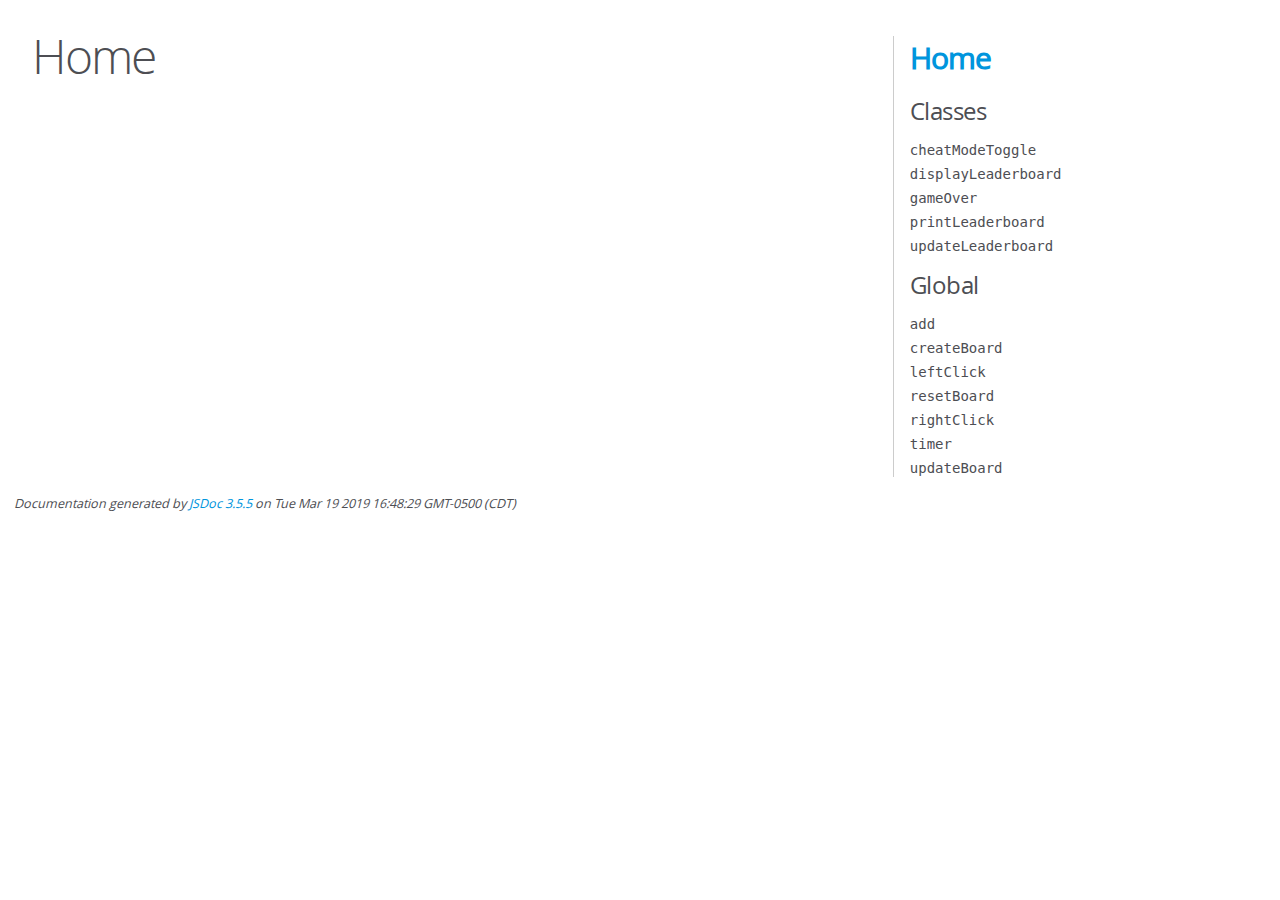
<file: docs/JavaScript Documentation/index.html>
<!DOCTYPE html>
<html lang="en">
<head>
    <meta charset="utf-8">
    <title>JSDoc: Home</title>

    <script src="scripts/prettify/prettify.js"> </script>
    <script src="scripts/prettify/lang-css.js"> </script>
    <!--[if lt IE 9]>
      <script src="//html5shiv.googlecode.com/svn/trunk/html5.js"></script>
    <![endif]-->
    <link type="text/css" rel="stylesheet" href="styles/prettify-tomorrow.css">
    <link type="text/css" rel="stylesheet" href="styles/jsdoc-default.css">
</head>

<body>

<div id="main">

    <h1 class="page-title">Home</h1>

    



    


    <h3> </h3>










    









</div>

<nav>
    <h2><a href="index.html">Home</a></h2><h3>Classes</h3><ul><li><a href="cheatModeToggle.html">cheatModeToggle</a></li><li><a href="displayLeaderboard.html">displayLeaderboard</a></li><li><a href="gameOver.html">gameOver</a></li><li><a href="printLeaderboard.html">printLeaderboard</a></li><li><a href="updateLeaderboard.html">updateLeaderboard</a></li></ul><h3>Global</h3><ul><li><a href="global.html#add">add</a></li><li><a href="global.html#createBoard">createBoard</a></li><li><a href="global.html#leftClick">leftClick</a></li><li><a href="global.html#resetBoard">resetBoard</a></li><li><a href="global.html#rightClick">rightClick</a></li><li><a href="global.html#timer">timer</a></li><li><a href="global.html#updateBoard">updateBoard</a></li></ul>
</nav>

<br class="clear">

<footer>
    Documentation generated by <a href="https://github.com/jsdoc3/jsdoc">JSDoc 3.5.5</a> on Tue Mar 19 2019 16:48:29 GMT-0500 (CDT)
</footer>

<script> prettyPrint(); </script>
<script src="scripts/linenumber.js"> </script>
</body>
</html>
</file>
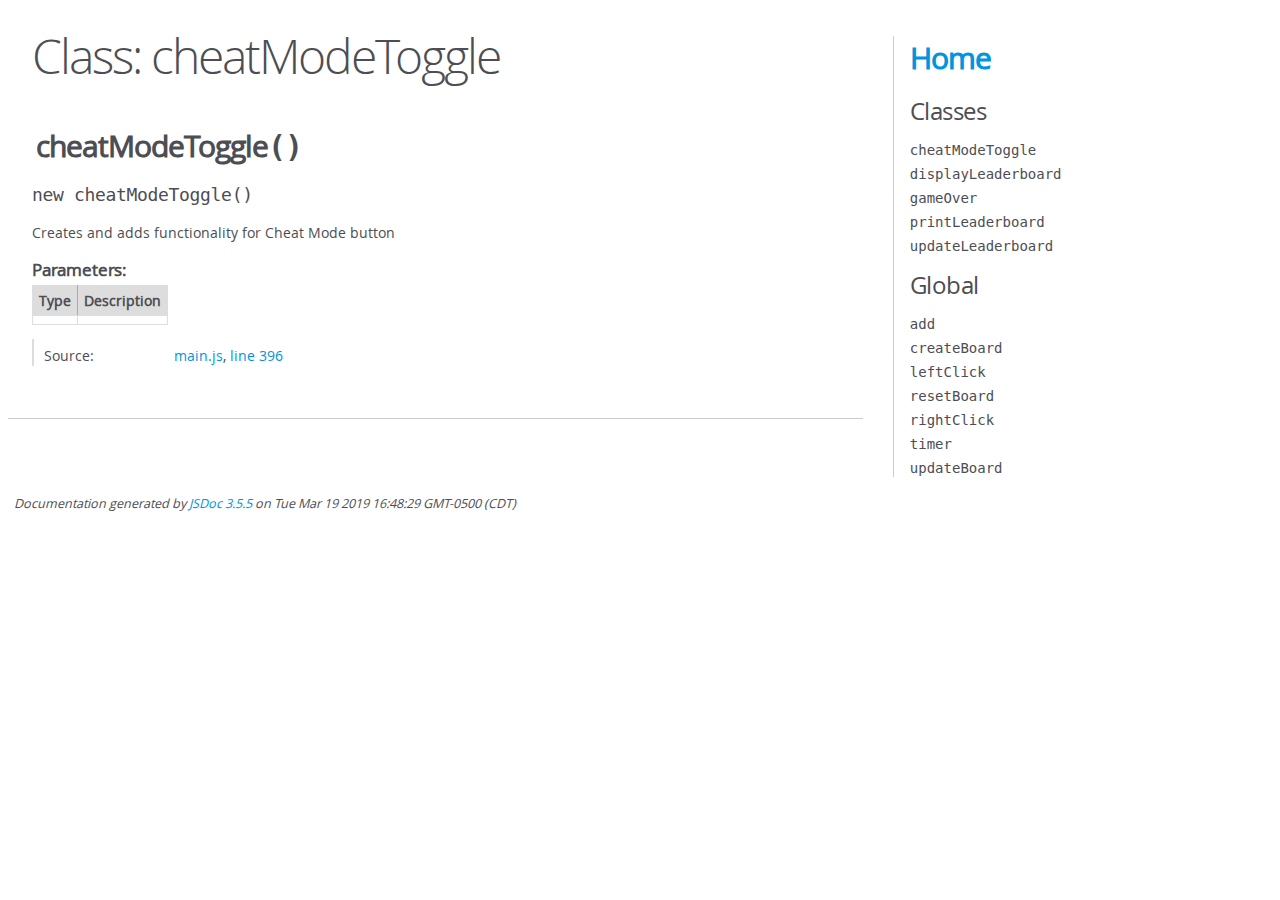
<file: docs/JavaScript Documentation/cheatModeToggle.html>
<!DOCTYPE html>
<html lang="en">
<head>
    <meta charset="utf-8">
    <title>JSDoc: Class: cheatModeToggle</title>

    <script src="scripts/prettify/prettify.js"> </script>
    <script src="scripts/prettify/lang-css.js"> </script>
    <!--[if lt IE 9]>
      <script src="//html5shiv.googlecode.com/svn/trunk/html5.js"></script>
    <![endif]-->
    <link type="text/css" rel="stylesheet" href="styles/prettify-tomorrow.css">
    <link type="text/css" rel="stylesheet" href="styles/jsdoc-default.css">
</head>

<body>

<div id="main">

    <h1 class="page-title">Class: cheatModeToggle</h1>

    




<section>

<header>
    
        <h2><span class="attribs"><span class="type-signature"></span></span>cheatModeToggle<span class="signature">()</span><span class="type-signature"></span></h2>
        
    
</header>

<article>
    <div class="container-overview">
    
        

    

    
    <h4 class="name" id="cheatModeToggle"><span class="type-signature"></span>new cheatModeToggle<span class="signature">()</span><span class="type-signature"></span></h4>
    

    



<div class="description">
    Creates and adds functionality for Cheat Mode button
</div>









    <h5>Parameters:</h5>
    

<table class="params">
    <thead>
    <tr>
        

        <th>Type</th>

        

        

        <th class="last">Description</th>
    </tr>
    </thead>

    <tbody>
    

        <tr>
            

            <td class="type">
            
            </td>

            

            

            <td class="description last"></td>
        </tr>

    
    </tbody>
</table>






<dl class="details">

    

    

    

    

    

    

    

    

    

    

    

    

    
    <dt class="tag-source">Source:</dt>
    <dd class="tag-source"><ul class="dummy"><li>
        <a href="main.js.html">main.js</a>, <a href="main.js.html#line396">line 396</a>
    </li></ul></dd>
    

    

    

    
</dl>


















    
    </div>

    

    

    

    

    

    

    

    

    

    
</article>

</section>




</div>

<nav>
    <h2><a href="index.html">Home</a></h2><h3>Classes</h3><ul><li><a href="cheatModeToggle.html">cheatModeToggle</a></li><li><a href="displayLeaderboard.html">displayLeaderboard</a></li><li><a href="gameOver.html">gameOver</a></li><li><a href="printLeaderboard.html">printLeaderboard</a></li><li><a href="updateLeaderboard.html">updateLeaderboard</a></li></ul><h3>Global</h3><ul><li><a href="global.html#add">add</a></li><li><a href="global.html#createBoard">createBoard</a></li><li><a href="global.html#leftClick">leftClick</a></li><li><a href="global.html#resetBoard">resetBoard</a></li><li><a href="global.html#rightClick">rightClick</a></li><li><a href="global.html#timer">timer</a></li><li><a href="global.html#updateBoard">updateBoard</a></li></ul>
</nav>

<br class="clear">

<footer>
    Documentation generated by <a href="https://github.com/jsdoc3/jsdoc">JSDoc 3.5.5</a> on Tue Mar 19 2019 16:48:29 GMT-0500 (CDT)
</footer>

<script> prettyPrint(); </script>
<script src="scripts/linenumber.js"> </script>
</body>
</html>
</file>
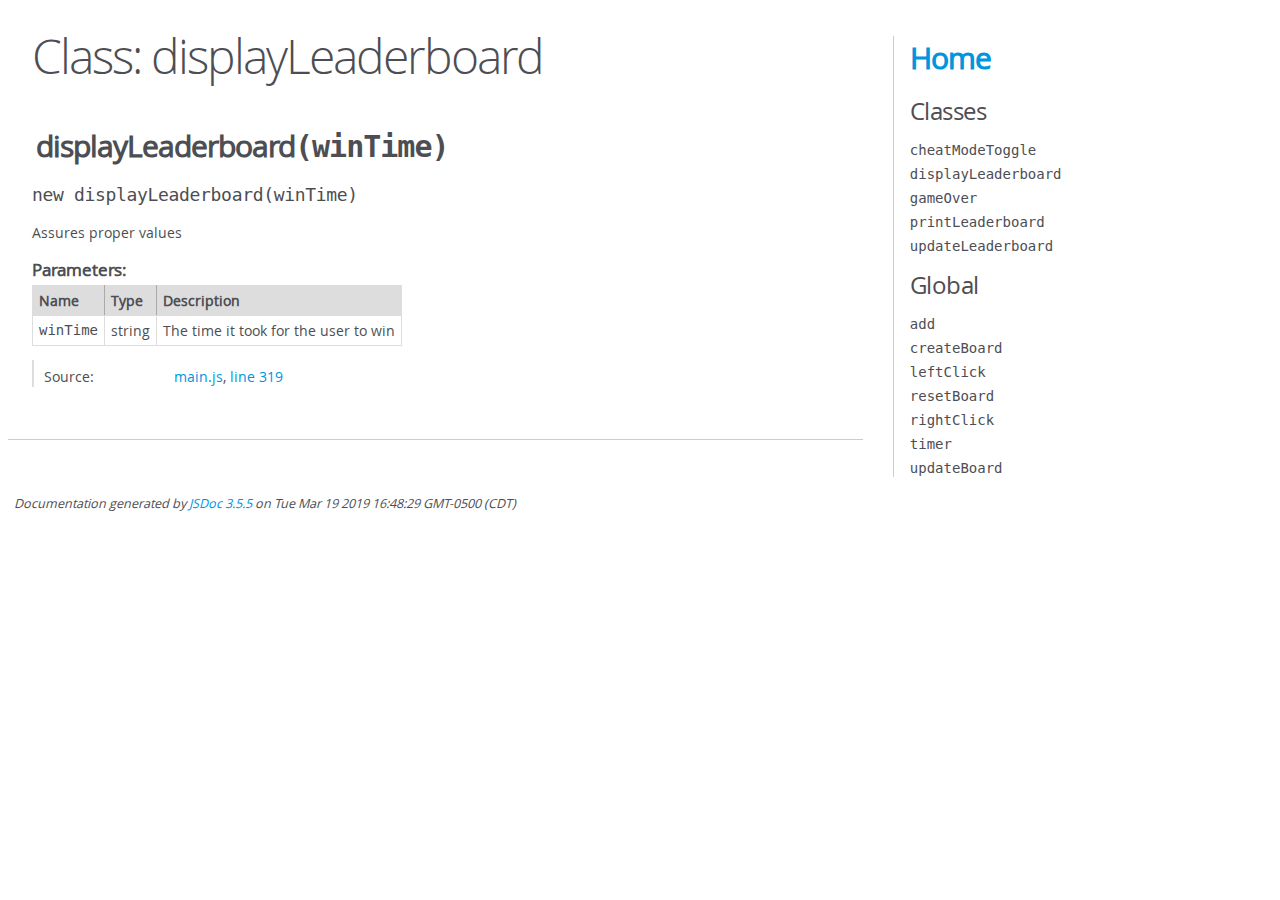
<file: docs/JavaScript Documentation/displayLeaderboard.html>
<!DOCTYPE html>
<html lang="en">
<head>
    <meta charset="utf-8">
    <title>JSDoc: Class: displayLeaderboard</title>

    <script src="scripts/prettify/prettify.js"> </script>
    <script src="scripts/prettify/lang-css.js"> </script>
    <!--[if lt IE 9]>
      <script src="//html5shiv.googlecode.com/svn/trunk/html5.js"></script>
    <![endif]-->
    <link type="text/css" rel="stylesheet" href="styles/prettify-tomorrow.css">
    <link type="text/css" rel="stylesheet" href="styles/jsdoc-default.css">
</head>

<body>

<div id="main">

    <h1 class="page-title">Class: displayLeaderboard</h1>

    




<section>

<header>
    
        <h2><span class="attribs"><span class="type-signature"></span></span>displayLeaderboard<span class="signature">(winTime)</span><span class="type-signature"></span></h2>
        
    
</header>

<article>
    <div class="container-overview">
    
        

    

    
    <h4 class="name" id="displayLeaderboard"><span class="type-signature"></span>new displayLeaderboard<span class="signature">(winTime)</span><span class="type-signature"></span></h4>
    

    



<div class="description">
    Assures proper values
</div>









    <h5>Parameters:</h5>
    

<table class="params">
    <thead>
    <tr>
        
        <th>Name</th>
        

        <th>Type</th>

        

        

        <th class="last">Description</th>
    </tr>
    </thead>

    <tbody>
    

        <tr>
            
                <td class="name"><code>winTime</code></td>
            

            <td class="type">
            
                
<span class="param-type">string</span>


            
            </td>

            

            

            <td class="description last">The time it took for the user to win</td>
        </tr>

    
    </tbody>
</table>






<dl class="details">

    

    

    

    

    

    

    

    

    

    

    

    

    
    <dt class="tag-source">Source:</dt>
    <dd class="tag-source"><ul class="dummy"><li>
        <a href="main.js.html">main.js</a>, <a href="main.js.html#line319">line 319</a>
    </li></ul></dd>
    

    

    

    
</dl>


















    
    </div>

    

    

    

    

    

    

    

    

    

    
</article>

</section>




</div>

<nav>
    <h2><a href="index.html">Home</a></h2><h3>Classes</h3><ul><li><a href="cheatModeToggle.html">cheatModeToggle</a></li><li><a href="displayLeaderboard.html">displayLeaderboard</a></li><li><a href="gameOver.html">gameOver</a></li><li><a href="printLeaderboard.html">printLeaderboard</a></li><li><a href="updateLeaderboard.html">updateLeaderboard</a></li></ul><h3>Global</h3><ul><li><a href="global.html#add">add</a></li><li><a href="global.html#createBoard">createBoard</a></li><li><a href="global.html#leftClick">leftClick</a></li><li><a href="global.html#resetBoard">resetBoard</a></li><li><a href="global.html#rightClick">rightClick</a></li><li><a href="global.html#timer">timer</a></li><li><a href="global.html#updateBoard">updateBoard</a></li></ul>
</nav>

<br class="clear">

<footer>
    Documentation generated by <a href="https://github.com/jsdoc3/jsdoc">JSDoc 3.5.5</a> on Tue Mar 19 2019 16:48:29 GMT-0500 (CDT)
</footer>

<script> prettyPrint(); </script>
<script src="scripts/linenumber.js"> </script>
</body>
</html>
</file>
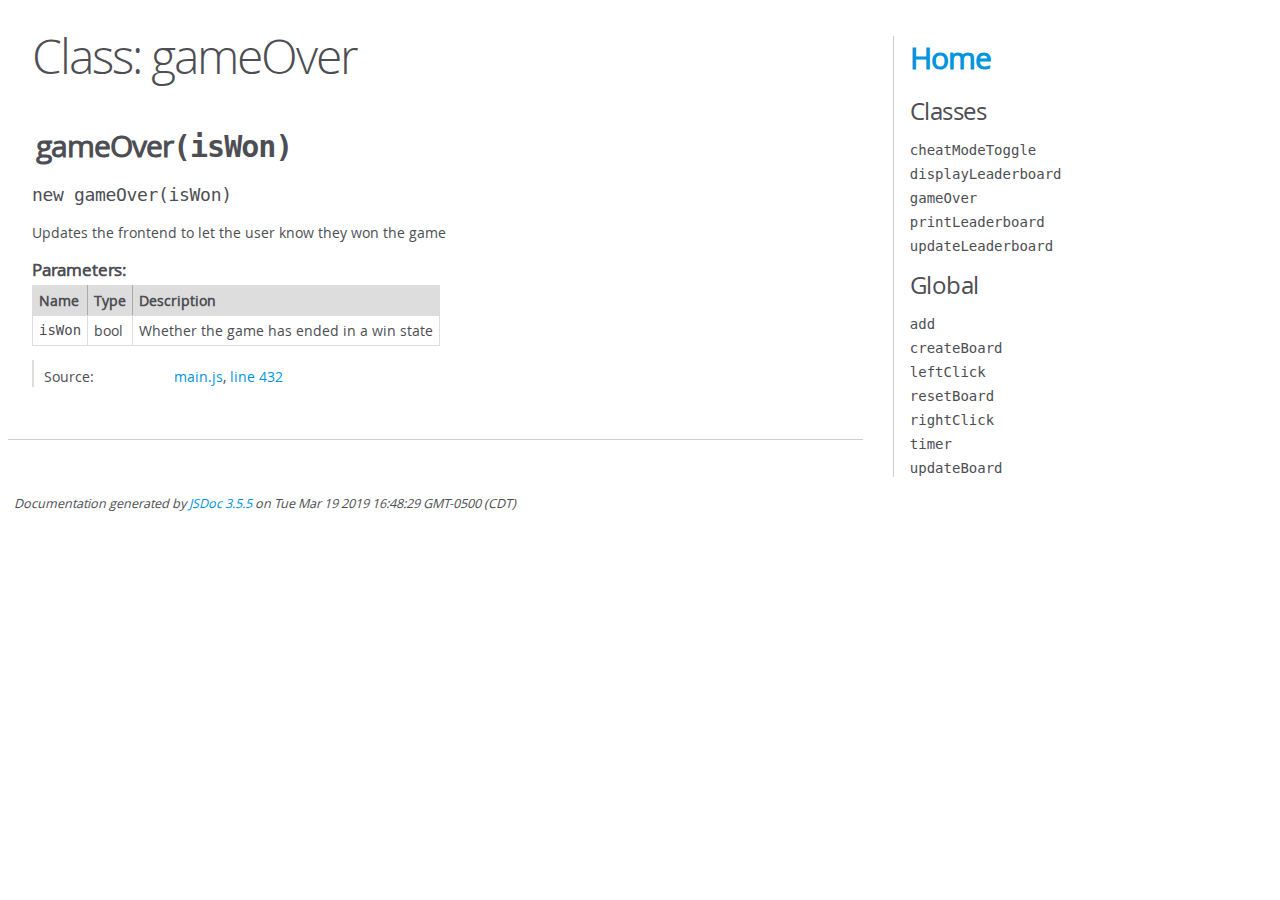
<file: docs/JavaScript Documentation/gameOver.html>
<!DOCTYPE html>
<html lang="en">
<head>
    <meta charset="utf-8">
    <title>JSDoc: Class: gameOver</title>

    <script src="scripts/prettify/prettify.js"> </script>
    <script src="scripts/prettify/lang-css.js"> </script>
    <!--[if lt IE 9]>
      <script src="//html5shiv.googlecode.com/svn/trunk/html5.js"></script>
    <![endif]-->
    <link type="text/css" rel="stylesheet" href="styles/prettify-tomorrow.css">
    <link type="text/css" rel="stylesheet" href="styles/jsdoc-default.css">
</head>

<body>

<div id="main">

    <h1 class="page-title">Class: gameOver</h1>

    




<section>

<header>
    
        <h2><span class="attribs"><span class="type-signature"></span></span>gameOver<span class="signature">(isWon)</span><span class="type-signature"></span></h2>
        
    
</header>

<article>
    <div class="container-overview">
    
        

    

    
    <h4 class="name" id="gameOver"><span class="type-signature"></span>new gameOver<span class="signature">(isWon)</span><span class="type-signature"></span></h4>
    

    



<div class="description">
    Updates the frontend to let the user know they won the game
</div>









    <h5>Parameters:</h5>
    

<table class="params">
    <thead>
    <tr>
        
        <th>Name</th>
        

        <th>Type</th>

        

        

        <th class="last">Description</th>
    </tr>
    </thead>

    <tbody>
    

        <tr>
            
                <td class="name"><code>isWon</code></td>
            

            <td class="type">
            
                
<span class="param-type">bool</span>


            
            </td>

            

            

            <td class="description last">Whether the game has ended in a win state</td>
        </tr>

    
    </tbody>
</table>






<dl class="details">

    

    

    

    

    

    

    

    

    

    

    

    

    
    <dt class="tag-source">Source:</dt>
    <dd class="tag-source"><ul class="dummy"><li>
        <a href="main.js.html">main.js</a>, <a href="main.js.html#line432">line 432</a>
    </li></ul></dd>
    

    

    

    
</dl>


















    
    </div>

    

    

    

    

    

    

    

    

    

    
</article>

</section>




</div>

<nav>
    <h2><a href="index.html">Home</a></h2><h3>Classes</h3><ul><li><a href="cheatModeToggle.html">cheatModeToggle</a></li><li><a href="displayLeaderboard.html">displayLeaderboard</a></li><li><a href="gameOver.html">gameOver</a></li><li><a href="printLeaderboard.html">printLeaderboard</a></li><li><a href="updateLeaderboard.html">updateLeaderboard</a></li></ul><h3>Global</h3><ul><li><a href="global.html#add">add</a></li><li><a href="global.html#createBoard">createBoard</a></li><li><a href="global.html#leftClick">leftClick</a></li><li><a href="global.html#resetBoard">resetBoard</a></li><li><a href="global.html#rightClick">rightClick</a></li><li><a href="global.html#timer">timer</a></li><li><a href="global.html#updateBoard">updateBoard</a></li></ul>
</nav>

<br class="clear">

<footer>
    Documentation generated by <a href="https://github.com/jsdoc3/jsdoc">JSDoc 3.5.5</a> on Tue Mar 19 2019 16:48:29 GMT-0500 (CDT)
</footer>

<script> prettyPrint(); </script>
<script src="scripts/linenumber.js"> </script>
</body>
</html>
</file>
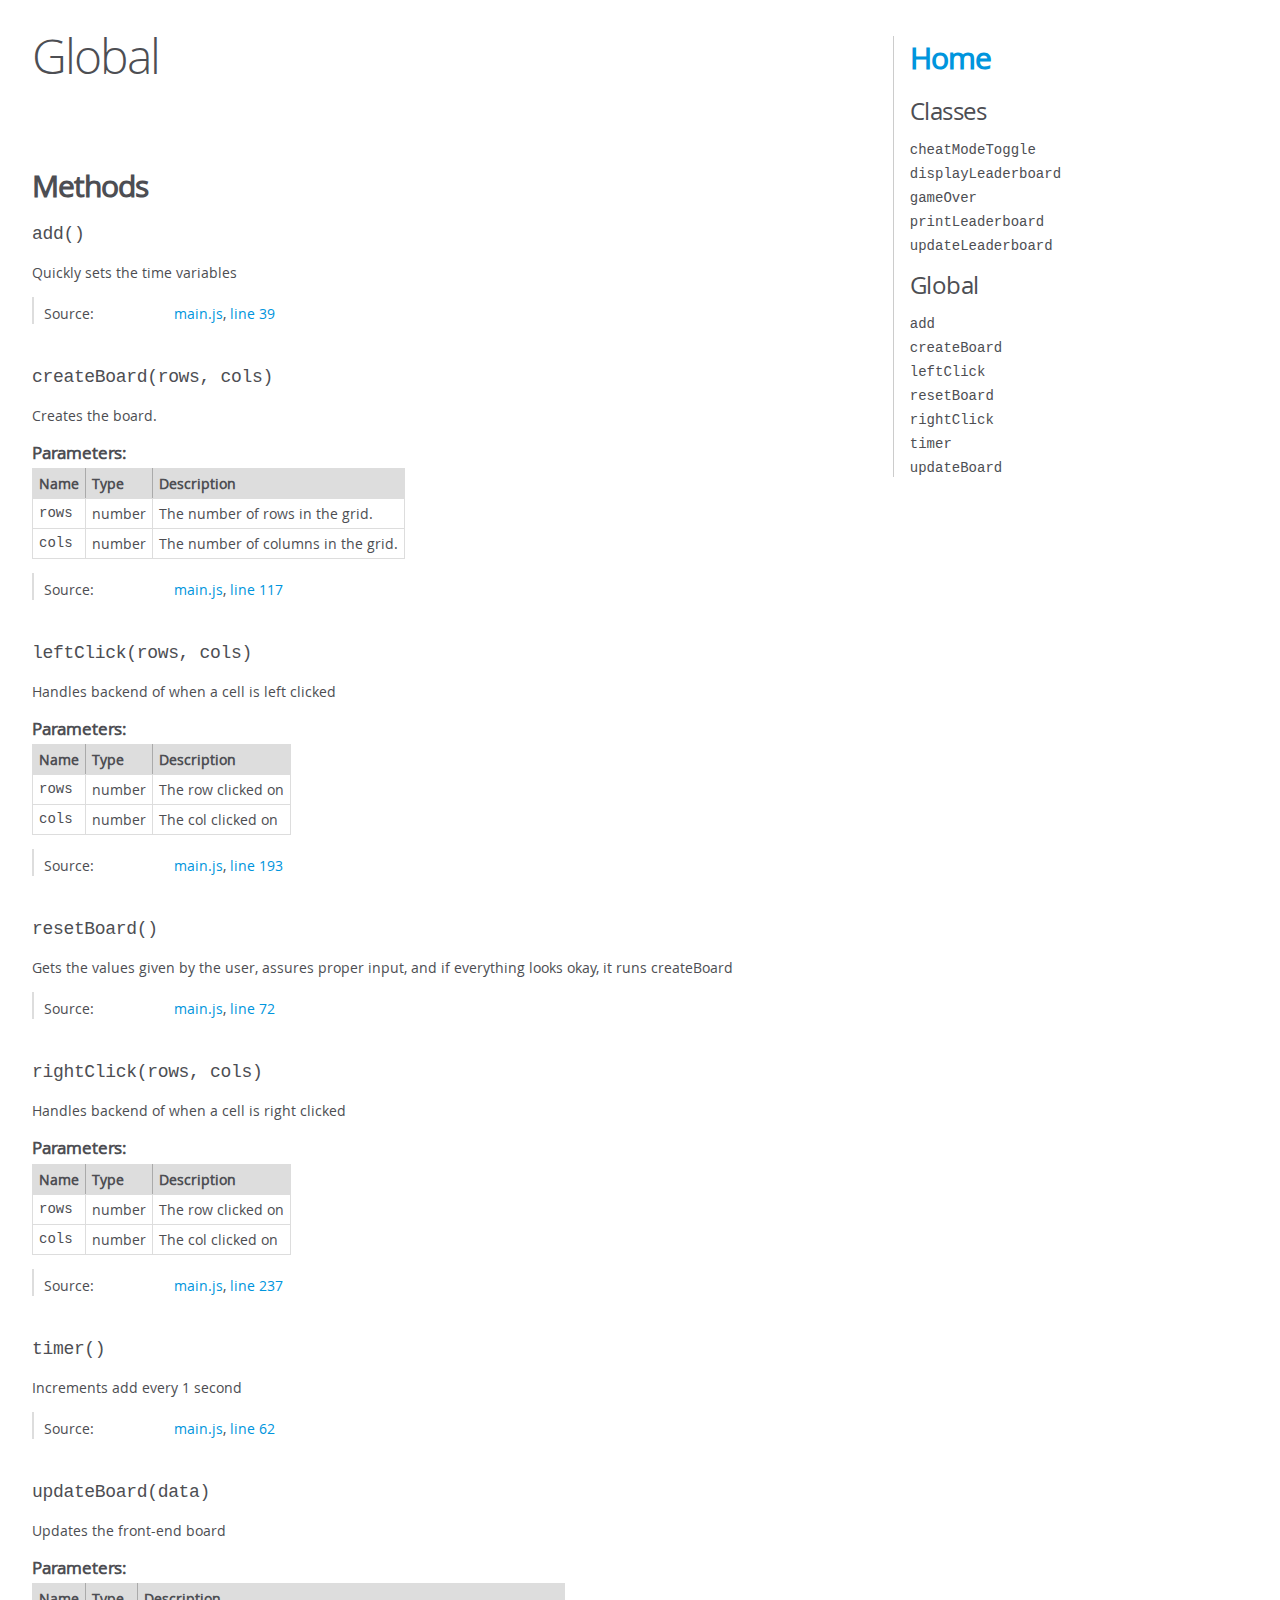
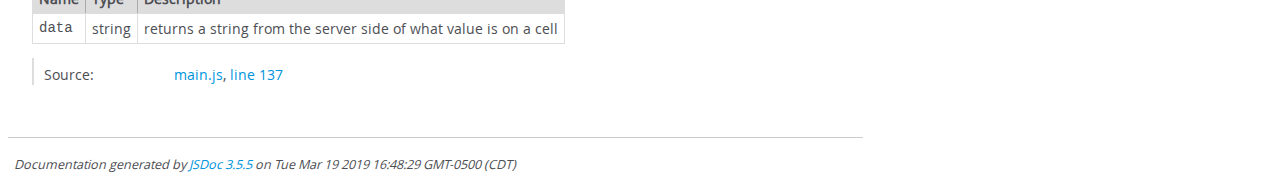
<file: docs/JavaScript Documentation/global.html>
<!DOCTYPE html>
<html lang="en">
<head>
    <meta charset="utf-8">
    <title>JSDoc: Global</title>

    <script src="scripts/prettify/prettify.js"> </script>
    <script src="scripts/prettify/lang-css.js"> </script>
    <!--[if lt IE 9]>
      <script src="//html5shiv.googlecode.com/svn/trunk/html5.js"></script>
    <![endif]-->
    <link type="text/css" rel="stylesheet" href="styles/prettify-tomorrow.css">
    <link type="text/css" rel="stylesheet" href="styles/jsdoc-default.css">
</head>

<body>

<div id="main">

    <h1 class="page-title">Global</h1>

    




<section>

<header>
    
        <h2></h2>
        
    
</header>

<article>
    <div class="container-overview">
    
        

        


<dl class="details">

    

    

    

    

    

    

    

    

    

    

    

    

    

    

    

    
</dl>


        
    
    </div>

    

    

    

    

    

    

    

    
        <h3 class="subsection-title">Methods</h3>

        
            

    

    
    <h4 class="name" id="add"><span class="type-signature"></span>add<span class="signature">()</span><span class="type-signature"></span></h4>
    

    



<div class="description">
    Quickly sets the time variables
</div>













<dl class="details">

    

    

    

    

    

    

    

    

    

    

    

    

    
    <dt class="tag-source">Source:</dt>
    <dd class="tag-source"><ul class="dummy"><li>
        <a href="main.js.html">main.js</a>, <a href="main.js.html#line39">line 39</a>
    </li></ul></dd>
    

    

    

    
</dl>


















        
            

    

    
    <h4 class="name" id="createBoard"><span class="type-signature"></span>createBoard<span class="signature">(rows, cols)</span><span class="type-signature"></span></h4>
    

    



<div class="description">
    Creates the board.
</div>









    <h5>Parameters:</h5>
    

<table class="params">
    <thead>
    <tr>
        
        <th>Name</th>
        

        <th>Type</th>

        

        

        <th class="last">Description</th>
    </tr>
    </thead>

    <tbody>
    

        <tr>
            
                <td class="name"><code>rows</code></td>
            

            <td class="type">
            
                
<span class="param-type">number</span>


            
            </td>

            

            

            <td class="description last">The number of rows in the grid.</td>
        </tr>

    

        <tr>
            
                <td class="name"><code>cols</code></td>
            

            <td class="type">
            
                
<span class="param-type">number</span>


            
            </td>

            

            

            <td class="description last">The number of columns in the grid.</td>
        </tr>

    
    </tbody>
</table>






<dl class="details">

    

    

    

    

    

    

    

    

    

    

    

    

    
    <dt class="tag-source">Source:</dt>
    <dd class="tag-source"><ul class="dummy"><li>
        <a href="main.js.html">main.js</a>, <a href="main.js.html#line117">line 117</a>
    </li></ul></dd>
    

    

    

    
</dl>


















        
            

    

    
    <h4 class="name" id="leftClick"><span class="type-signature"></span>leftClick<span class="signature">(rows, cols)</span><span class="type-signature"></span></h4>
    

    



<div class="description">
    Handles backend of when a cell is left clicked
</div>









    <h5>Parameters:</h5>
    

<table class="params">
    <thead>
    <tr>
        
        <th>Name</th>
        

        <th>Type</th>

        

        

        <th class="last">Description</th>
    </tr>
    </thead>

    <tbody>
    

        <tr>
            
                <td class="name"><code>rows</code></td>
            

            <td class="type">
            
                
<span class="param-type">number</span>


            
            </td>

            

            

            <td class="description last">The row clicked on</td>
        </tr>

    

        <tr>
            
                <td class="name"><code>cols</code></td>
            

            <td class="type">
            
                
<span class="param-type">number</span>


            
            </td>

            

            

            <td class="description last">The col clicked on</td>
        </tr>

    
    </tbody>
</table>






<dl class="details">

    

    

    

    

    

    

    

    

    

    

    

    

    
    <dt class="tag-source">Source:</dt>
    <dd class="tag-source"><ul class="dummy"><li>
        <a href="main.js.html">main.js</a>, <a href="main.js.html#line193">line 193</a>
    </li></ul></dd>
    

    

    

    
</dl>


















        
            

    

    
    <h4 class="name" id="resetBoard"><span class="type-signature"></span>resetBoard<span class="signature">()</span><span class="type-signature"></span></h4>
    

    



<div class="description">
    Gets the values given by the user, assures proper input, and if everything looks okay, it runs createBoard
</div>













<dl class="details">

    

    

    

    

    

    

    

    

    

    

    

    

    
    <dt class="tag-source">Source:</dt>
    <dd class="tag-source"><ul class="dummy"><li>
        <a href="main.js.html">main.js</a>, <a href="main.js.html#line72">line 72</a>
    </li></ul></dd>
    

    

    

    
</dl>


















        
            

    

    
    <h4 class="name" id="rightClick"><span class="type-signature"></span>rightClick<span class="signature">(rows, cols)</span><span class="type-signature"></span></h4>
    

    



<div class="description">
    Handles backend of when a cell is right clicked
</div>









    <h5>Parameters:</h5>
    

<table class="params">
    <thead>
    <tr>
        
        <th>Name</th>
        

        <th>Type</th>

        

        

        <th class="last">Description</th>
    </tr>
    </thead>

    <tbody>
    

        <tr>
            
                <td class="name"><code>rows</code></td>
            

            <td class="type">
            
                
<span class="param-type">number</span>


            
            </td>

            

            

            <td class="description last">The row clicked on</td>
        </tr>

    

        <tr>
            
                <td class="name"><code>cols</code></td>
            

            <td class="type">
            
                
<span class="param-type">number</span>


            
            </td>

            

            

            <td class="description last">The col clicked on</td>
        </tr>

    
    </tbody>
</table>






<dl class="details">

    

    

    

    

    

    

    

    

    

    

    

    

    
    <dt class="tag-source">Source:</dt>
    <dd class="tag-source"><ul class="dummy"><li>
        <a href="main.js.html">main.js</a>, <a href="main.js.html#line237">line 237</a>
    </li></ul></dd>
    

    

    

    
</dl>


















        
            

    

    
    <h4 class="name" id="timer"><span class="type-signature"></span>timer<span class="signature">()</span><span class="type-signature"></span></h4>
    

    



<div class="description">
    Increments add every 1 second
</div>













<dl class="details">

    

    

    

    

    

    

    

    

    

    

    

    

    
    <dt class="tag-source">Source:</dt>
    <dd class="tag-source"><ul class="dummy"><li>
        <a href="main.js.html">main.js</a>, <a href="main.js.html#line62">line 62</a>
    </li></ul></dd>
    

    

    

    
</dl>


















        
            

    

    
    <h4 class="name" id="updateBoard"><span class="type-signature"></span>updateBoard<span class="signature">(data)</span><span class="type-signature"></span></h4>
    

    



<div class="description">
    Updates the front-end board
</div>









    <h5>Parameters:</h5>
    

<table class="params">
    <thead>
    <tr>
        
        <th>Name</th>
        

        <th>Type</th>

        

        

        <th class="last">Description</th>
    </tr>
    </thead>

    <tbody>
    

        <tr>
            
                <td class="name"><code>data</code></td>
            

            <td class="type">
            
                
<span class="param-type">string</span>


            
            </td>

            

            

            <td class="description last">returns a string from the server side of what value is on a cell</td>
        </tr>

    
    </tbody>
</table>






<dl class="details">

    

    

    

    

    

    

    

    

    

    

    

    

    
    <dt class="tag-source">Source:</dt>
    <dd class="tag-source"><ul class="dummy"><li>
        <a href="main.js.html">main.js</a>, <a href="main.js.html#line137">line 137</a>
    </li></ul></dd>
    

    

    

    
</dl>


















        
    

    

    
</article>

</section>




</div>

<nav>
    <h2><a href="index.html">Home</a></h2><h3>Classes</h3><ul><li><a href="cheatModeToggle.html">cheatModeToggle</a></li><li><a href="displayLeaderboard.html">displayLeaderboard</a></li><li><a href="gameOver.html">gameOver</a></li><li><a href="printLeaderboard.html">printLeaderboard</a></li><li><a href="updateLeaderboard.html">updateLeaderboard</a></li></ul><h3>Global</h3><ul><li><a href="global.html#add">add</a></li><li><a href="global.html#createBoard">createBoard</a></li><li><a href="global.html#leftClick">leftClick</a></li><li><a href="global.html#resetBoard">resetBoard</a></li><li><a href="global.html#rightClick">rightClick</a></li><li><a href="global.html#timer">timer</a></li><li><a href="global.html#updateBoard">updateBoard</a></li></ul>
</nav>

<br class="clear">

<footer>
    Documentation generated by <a href="https://github.com/jsdoc3/jsdoc">JSDoc 3.5.5</a> on Tue Mar 19 2019 16:48:29 GMT-0500 (CDT)
</footer>

<script> prettyPrint(); </script>
<script src="scripts/linenumber.js"> </script>
</body>
</html>
</file>
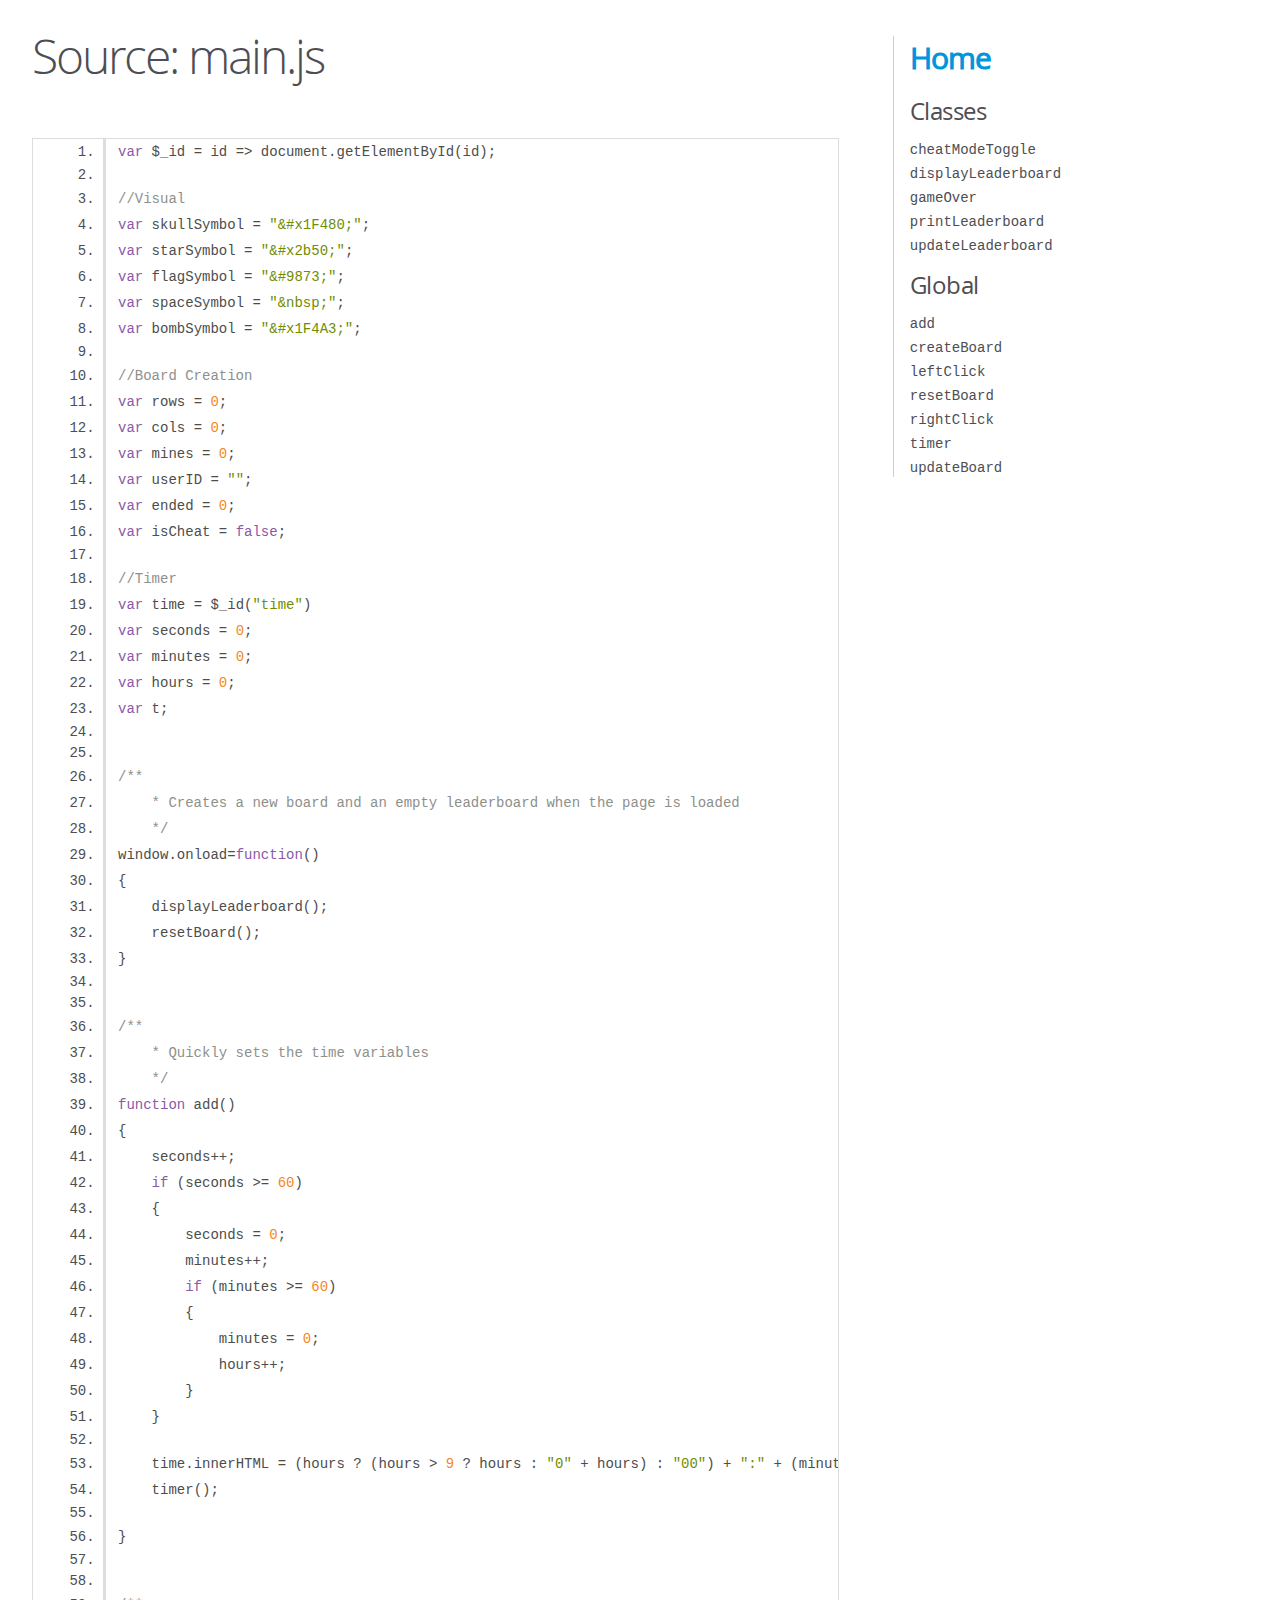
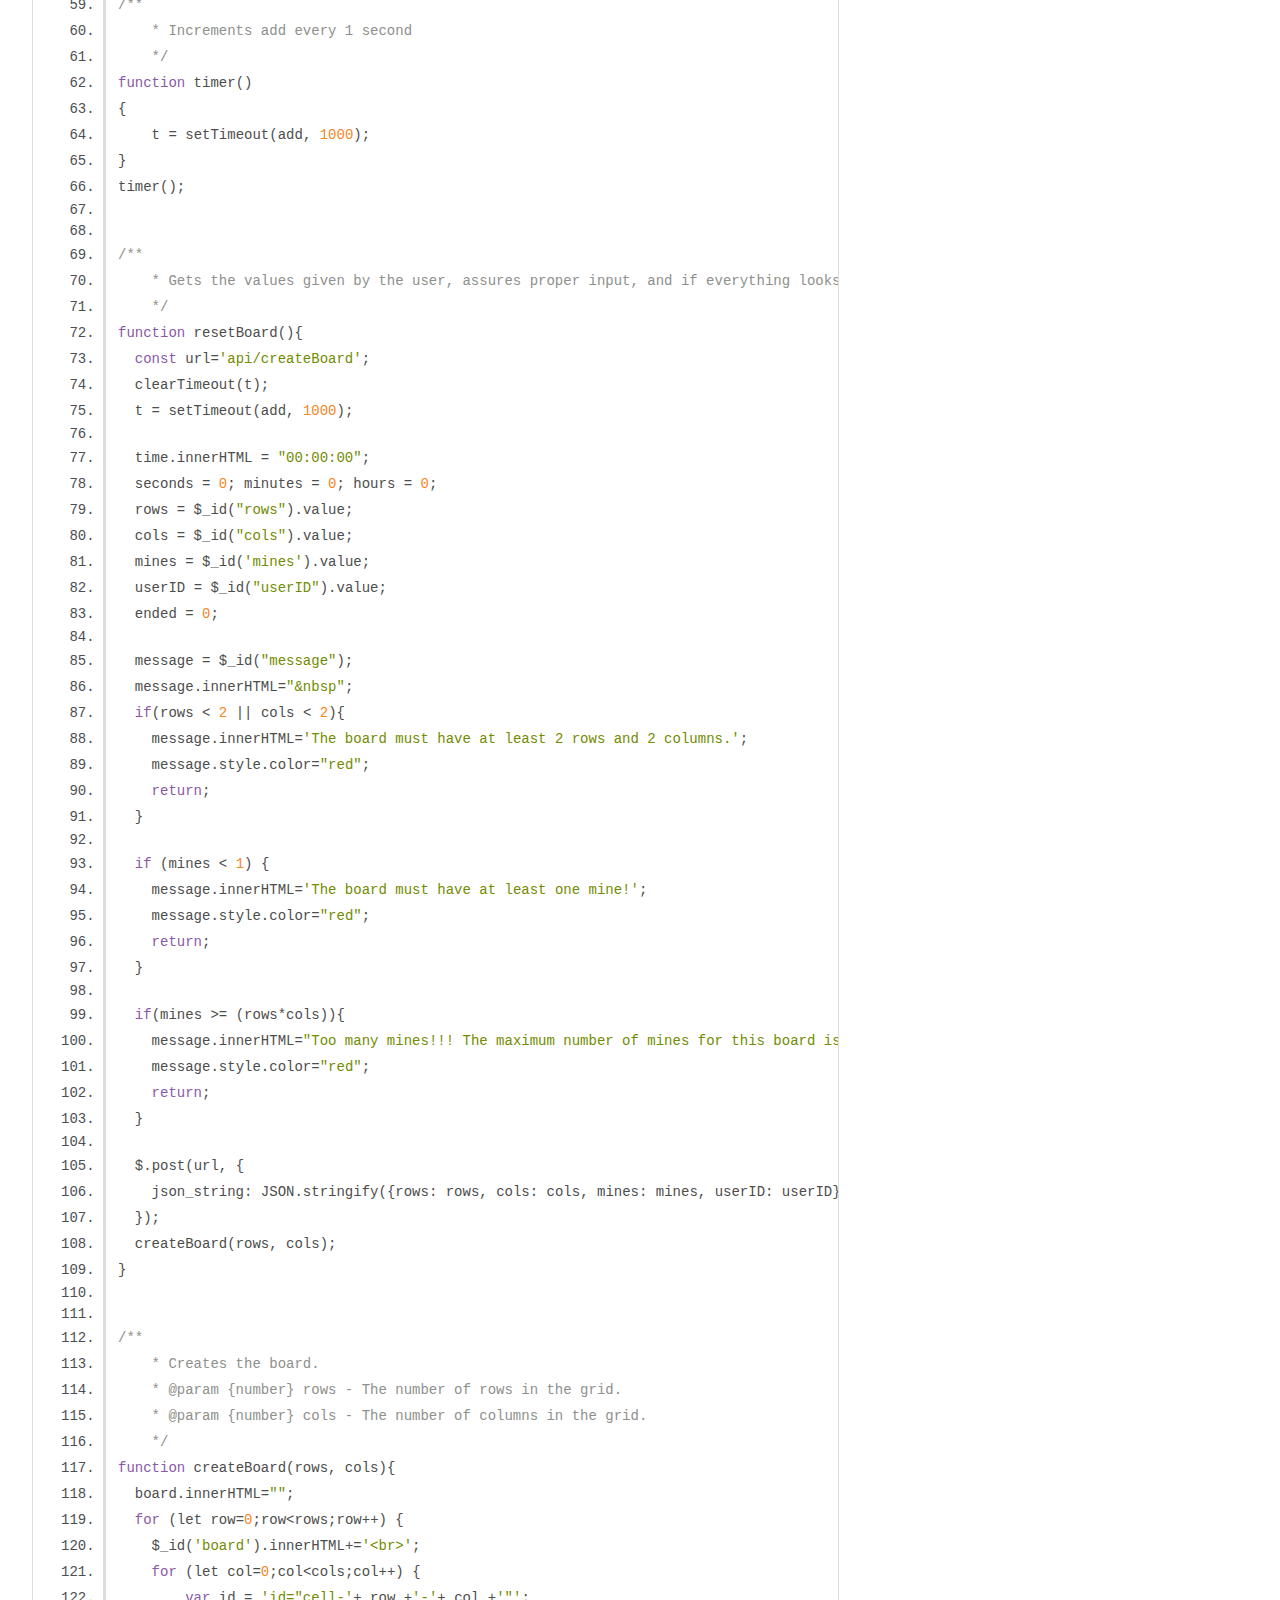
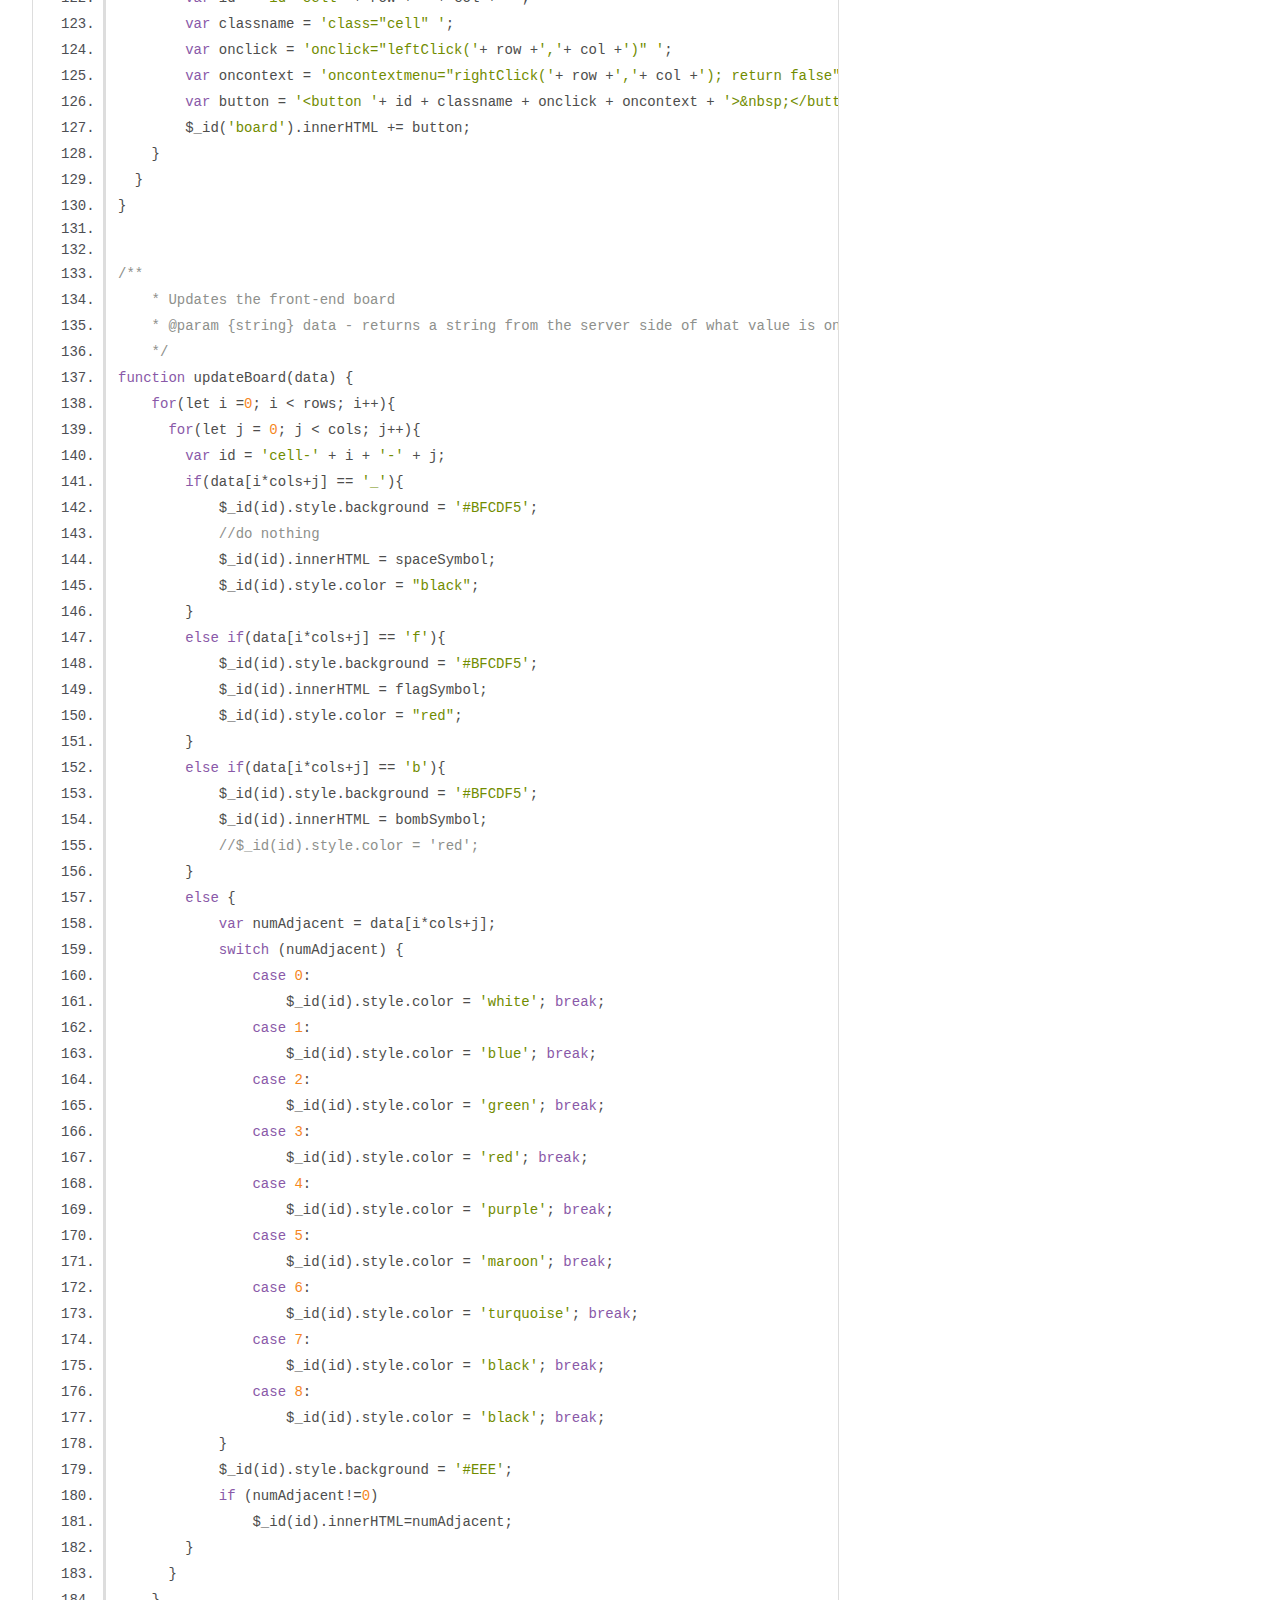
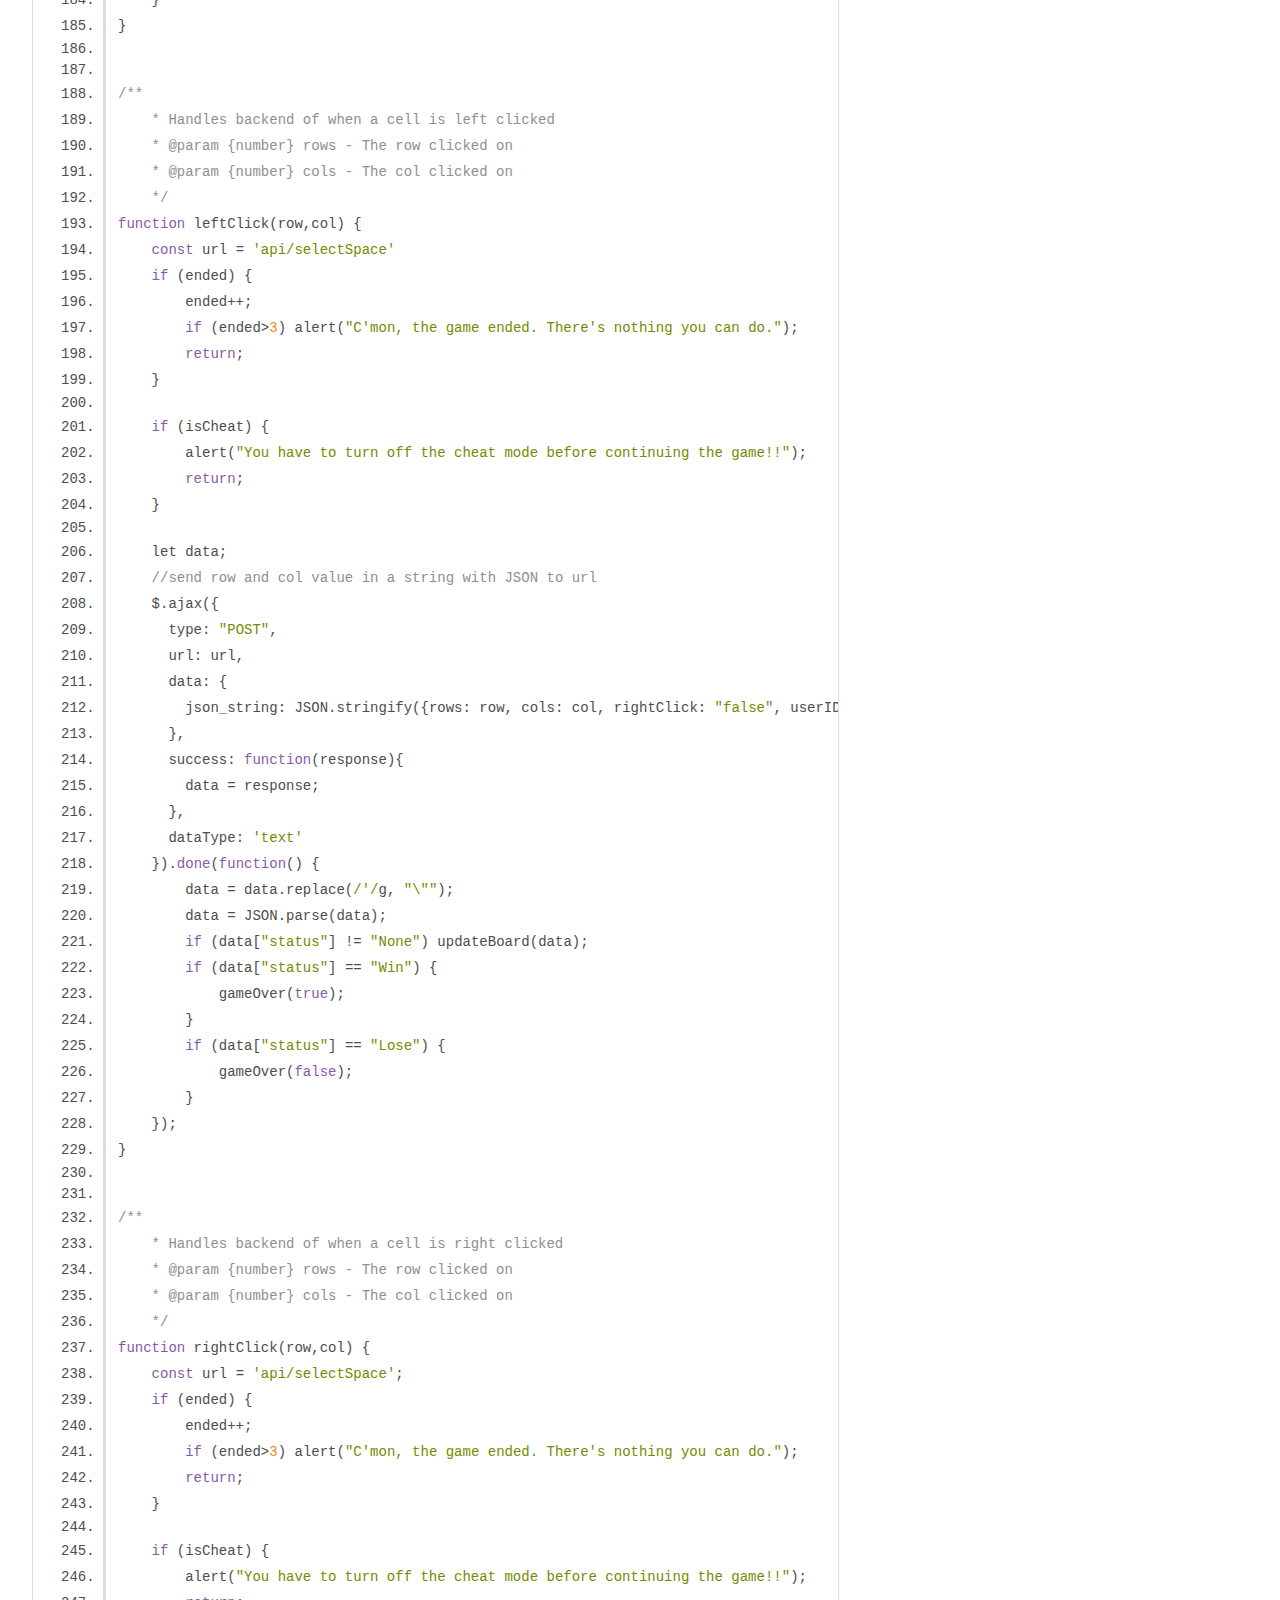
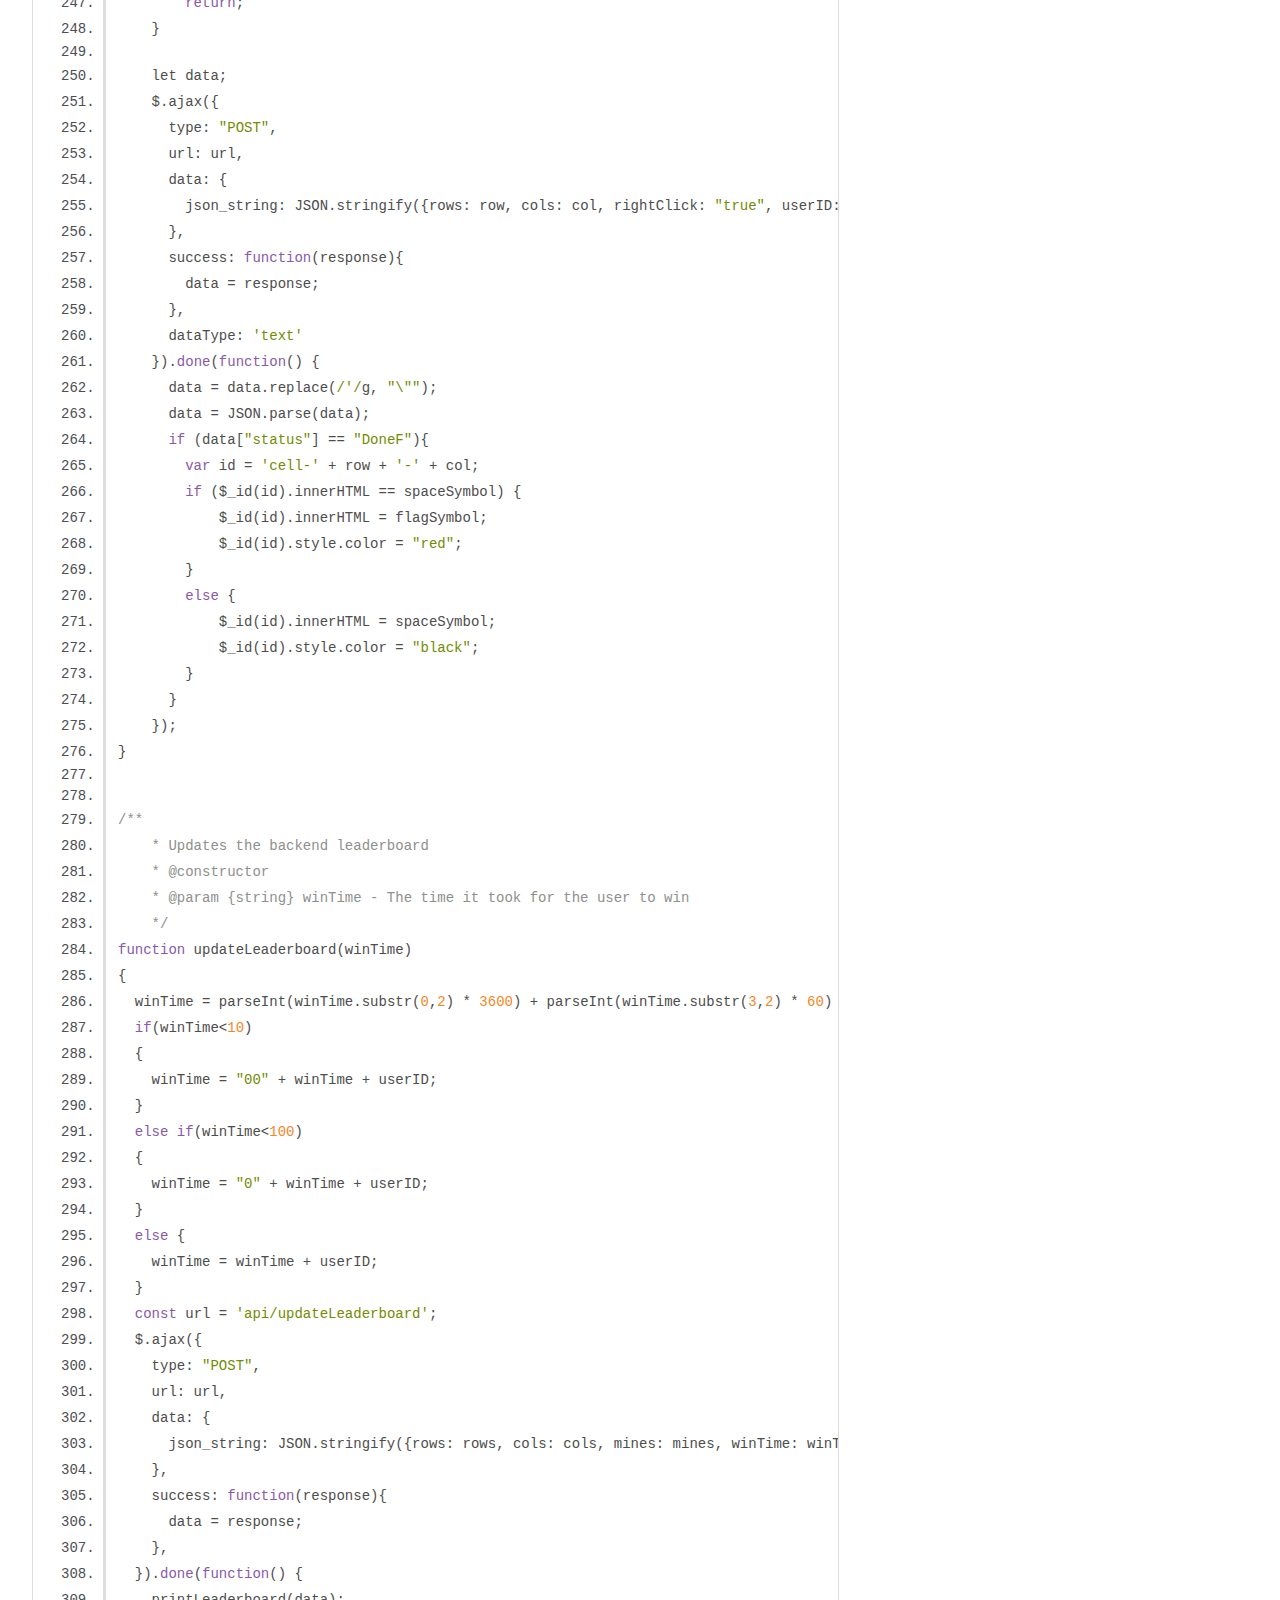
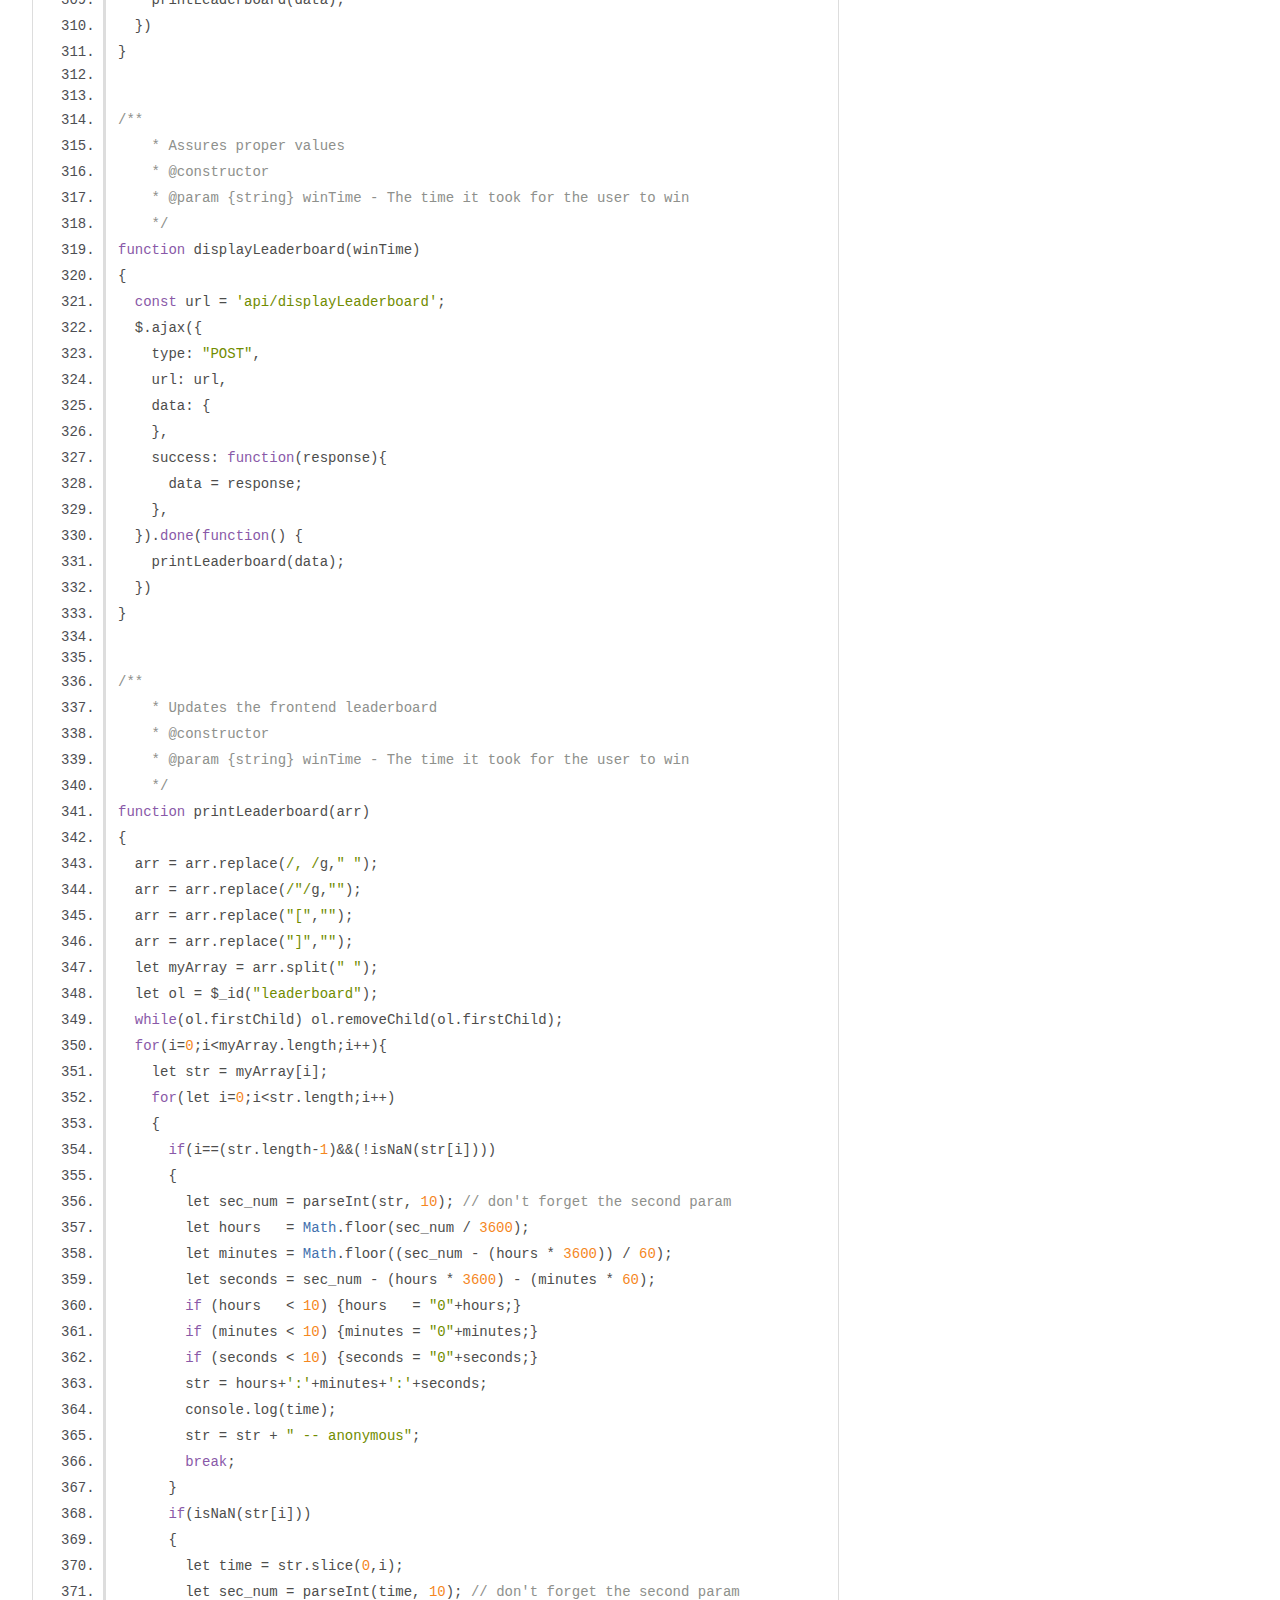
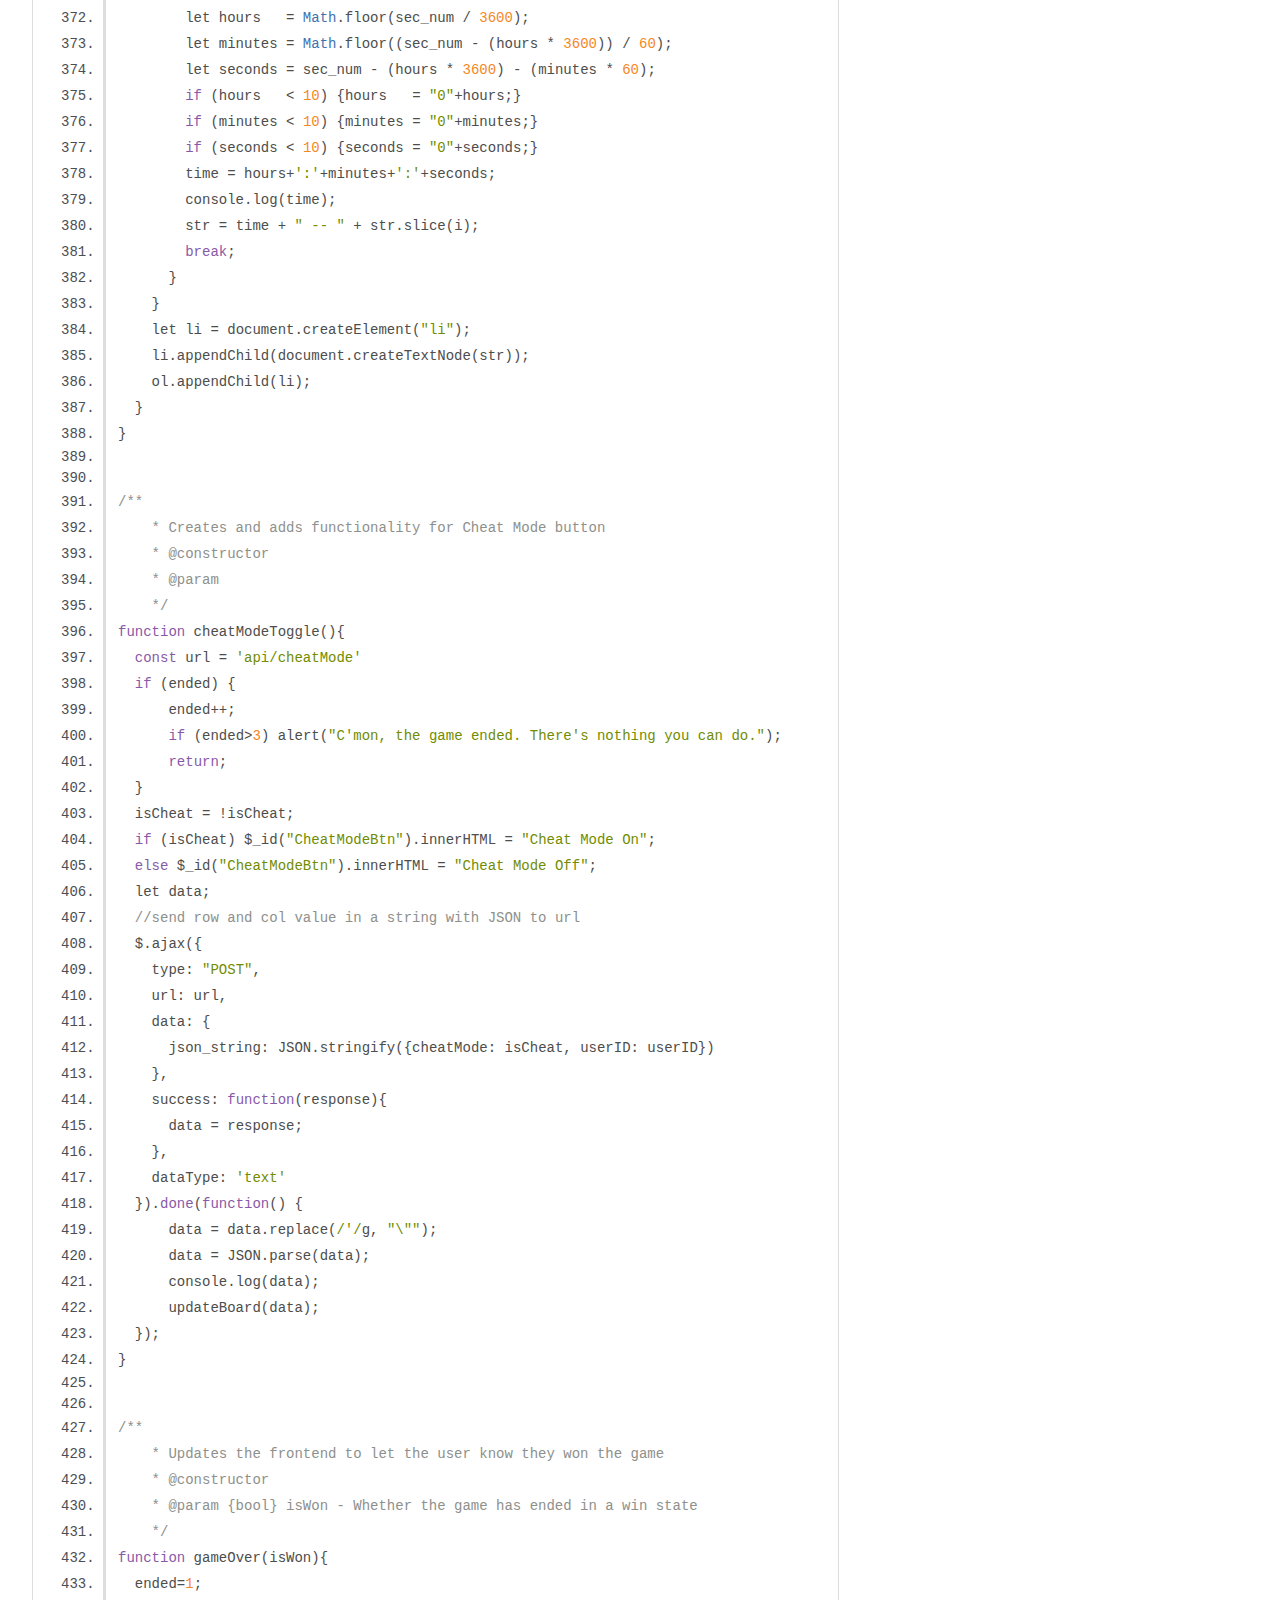
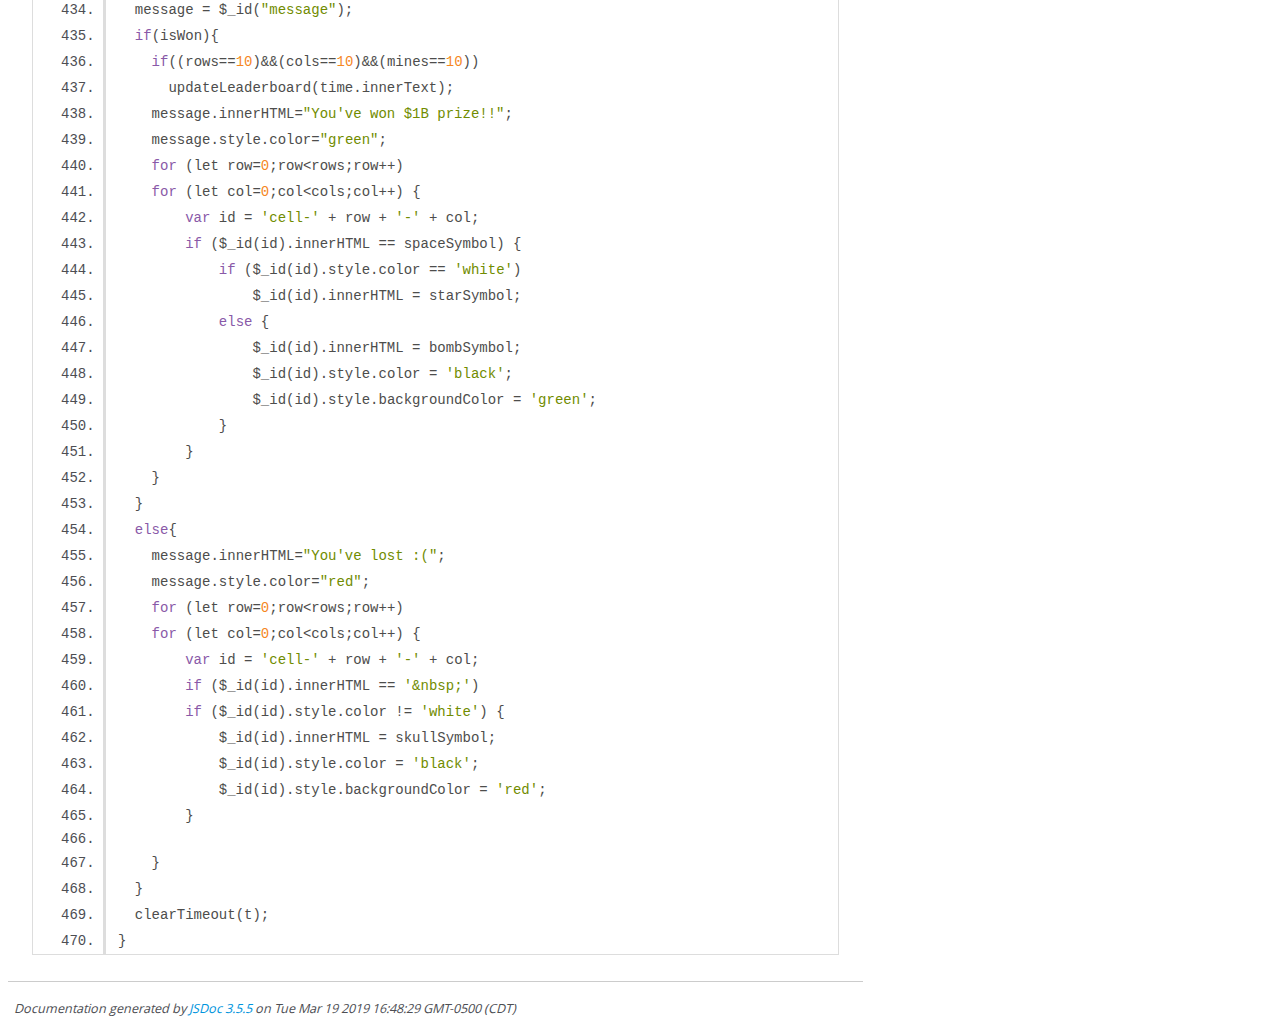
<file: docs/JavaScript Documentation/main.js.html>
<!DOCTYPE html>
<html lang="en">
<head>
    <meta charset="utf-8">
    <title>JSDoc: Source: main.js</title>

    <script src="scripts/prettify/prettify.js"> </script>
    <script src="scripts/prettify/lang-css.js"> </script>
    <!--[if lt IE 9]>
      <script src="//html5shiv.googlecode.com/svn/trunk/html5.js"></script>
    <![endif]-->
    <link type="text/css" rel="stylesheet" href="styles/prettify-tomorrow.css">
    <link type="text/css" rel="stylesheet" href="styles/jsdoc-default.css">
</head>

<body>

<div id="main">

    <h1 class="page-title">Source: main.js</h1>

    



    
    <section>
        <article>
            <pre class="prettyprint source linenums"><code>var $_id = id => document.getElementById(id);

//Visual
var skullSymbol = "&amp;#x1F480;";
var starSymbol = "&amp;#x2b50;";
var flagSymbol = "&amp;#9873;";
var spaceSymbol = "&amp;nbsp;";
var bombSymbol = "&amp;#x1F4A3;";

//Board Creation
var rows = 0;
var cols = 0;
var mines = 0;
var userID = "";
var ended = 0;
var isCheat = false;

//Timer
var time = $_id("time")
var seconds = 0;
var minutes = 0;
var hours = 0;
var t;


/**
    * Creates a new board and an empty leaderboard when the page is loaded
    */
window.onload=function()
{
    displayLeaderboard();
    resetBoard();
}


/**
    * Quickly sets the time variables
    */
function add()
{
    seconds++;
    if (seconds >= 60)
    {
        seconds = 0;
        minutes++;
        if (minutes >= 60)
        {
            minutes = 0;
            hours++;
        }
    }

    time.innerHTML = (hours ? (hours > 9 ? hours : "0" + hours) : "00") + ":" + (minutes ? (minutes > 9 ? minutes : "0" + minutes) : "00") + ":" + (seconds > 9 ? seconds : "0" + seconds);
    timer();

}


/**
    * Increments add every 1 second
    */
function timer()
{
    t = setTimeout(add, 1000);
}
timer();


/**
    * Gets the values given by the user, assures proper input, and if everything looks okay, it runs createBoard
    */
function resetBoard(){
  const url='api/createBoard';
  clearTimeout(t);
  t = setTimeout(add, 1000);

  time.innerHTML = "00:00:00";
  seconds = 0; minutes = 0; hours = 0;
  rows = $_id("rows").value;
  cols = $_id("cols").value;
  mines = $_id('mines').value;
  userID = $_id("userID").value;
  ended = 0;

  message = $_id("message");
  message.innerHTML="&amp;nbsp";
  if(rows &lt; 2 || cols &lt; 2){
    message.innerHTML='The board must have at least 2 rows and 2 columns.';
    message.style.color="red";
    return;
  }

  if (mines &lt; 1) {
    message.innerHTML='The board must have at least one mine!';
    message.style.color="red";
    return;
  }

  if(mines >= (rows*cols)){
    message.innerHTML="Too many mines!!! The maximum number of mines for this board is "+(rows*cols-1);
    message.style.color="red";
    return;
  }

  $.post(url, {
    json_string: JSON.stringify({rows: rows, cols: cols, mines: mines, userID: userID})
  });
  createBoard(rows, cols);
}


/**
    * Creates the board.
    * @param {number} rows - The number of rows in the grid.
    * @param {number} cols - The number of columns in the grid.
    */
function createBoard(rows, cols){
  board.innerHTML="";
  for (let row=0;row&lt;rows;row++) {
    $_id('board').innerHTML+='&lt;br>';
    for (let col=0;col&lt;cols;col++) {
        var id = 'id="cell-'+ row +'-'+ col +'"';
        var classname = 'class="cell" ';
        var onclick = 'onclick="leftClick('+ row +','+ col +')" ';
        var oncontext = 'oncontextmenu="rightClick('+ row +','+ col +'); return false"';
        var button = '&lt;button '+ id + classname + onclick + oncontext + '>&amp;nbsp;&lt;/button>';
        $_id('board').innerHTML += button;
    }
  }
}


/**
    * Updates the front-end board
    * @param {string} data - returns a string from the server side of what value is on a cell
    */
function updateBoard(data) {
    for(let i =0; i &lt; rows; i++){
      for(let j = 0; j &lt; cols; j++){
        var id = 'cell-' + i + '-' + j;
        if(data[i*cols+j] == '_'){
            $_id(id).style.background = '#BFCDF5';
            //do nothing
            $_id(id).innerHTML = spaceSymbol;
            $_id(id).style.color = "black";
        }
        else if(data[i*cols+j] == 'f'){
            $_id(id).style.background = '#BFCDF5';
            $_id(id).innerHTML = flagSymbol;
            $_id(id).style.color = "red";
        }
        else if(data[i*cols+j] == 'b'){
            $_id(id).style.background = '#BFCDF5';
            $_id(id).innerHTML = bombSymbol;
            //$_id(id).style.color = 'red';
        }
        else {
            var numAdjacent = data[i*cols+j];
            switch (numAdjacent) {
                case 0:
                    $_id(id).style.color = 'white'; break;
                case 1:
                    $_id(id).style.color = 'blue'; break;
                case 2:
                    $_id(id).style.color = 'green'; break;
                case 3:
                    $_id(id).style.color = 'red'; break;
                case 4:
                    $_id(id).style.color = 'purple'; break;
                case 5:
                    $_id(id).style.color = 'maroon'; break;
                case 6:
                    $_id(id).style.color = 'turquoise'; break;
                case 7:
                    $_id(id).style.color = 'black'; break;
                case 8:
                    $_id(id).style.color = 'black'; break;
            }
            $_id(id).style.background = '#EEE';
            if (numAdjacent!=0)
                $_id(id).innerHTML=numAdjacent;
        }
      }
    }
}


/**
    * Handles backend of when a cell is left clicked
    * @param {number} rows - The row clicked on
    * @param {number} cols - The col clicked on
    */
function leftClick(row,col) {
    const url = 'api/selectSpace'
    if (ended) {
        ended++;
        if (ended>3) alert("C'mon, the game ended. There's nothing you can do.");
        return;
    }

    if (isCheat) {
        alert("You have to turn off the cheat mode before continuing the game!!");
        return;
    }

    let data;
    //send row and col value in a string with JSON to url
    $.ajax({
      type: "POST",
      url: url,
      data: {
        json_string: JSON.stringify({rows: row, cols: col, rightClick: "false", userID: userID})
      },
      success: function(response){
        data = response;
      },
      dataType: 'text'
    }).done(function() {
        data = data.replace(/'/g, "\"");
        data = JSON.parse(data);
        if (data["status"] != "None") updateBoard(data);
        if (data["status"] == "Win") {
            gameOver(true);
        }
        if (data["status"] == "Lose") {
            gameOver(false);
        }
    });
}


/**
    * Handles backend of when a cell is right clicked
    * @param {number} rows - The row clicked on
    * @param {number} cols - The col clicked on
    */
function rightClick(row,col) {
    const url = 'api/selectSpace';
    if (ended) {
        ended++;
        if (ended>3) alert("C'mon, the game ended. There's nothing you can do.");
        return;
    }

    if (isCheat) {
        alert("You have to turn off the cheat mode before continuing the game!!");
        return;
    }

    let data;
    $.ajax({
      type: "POST",
      url: url,
      data: {
        json_string: JSON.stringify({rows: row, cols: col, rightClick: "true", userID: userID})
      },
      success: function(response){
        data = response;
      },
      dataType: 'text'
    }).done(function() {
      data = data.replace(/'/g, "\"");
      data = JSON.parse(data);
      if (data["status"] == "DoneF"){
        var id = 'cell-' + row + '-' + col;
        if ($_id(id).innerHTML == spaceSymbol) {
            $_id(id).innerHTML = flagSymbol;
            $_id(id).style.color = "red";
        }
        else {
            $_id(id).innerHTML = spaceSymbol;
            $_id(id).style.color = "black";
        }
      }
    });
}


/**
    * Updates the backend leaderboard
    * @constructor
    * @param {string} winTime - The time it took for the user to win
    */
function updateLeaderboard(winTime)
{
  winTime = parseInt(winTime.substr(0,2) * 3600) + parseInt(winTime.substr(3,2) * 60) + parseInt(winTime.substr(6));
  if(winTime&lt;10)
  {
    winTime = "00" + winTime + userID;
  }
  else if(winTime&lt;100)
  {
    winTime = "0" + winTime + userID;
  }
  else {
    winTime = winTime + userID;
  }
  const url = 'api/updateLeaderboard';
  $.ajax({
    type: "POST",
    url: url,
    data: {
      json_string: JSON.stringify({rows: rows, cols: cols, mines: mines, winTime: winTime})
    },
    success: function(response){
      data = response;
    },
  }).done(function() {
    printLeaderboard(data);
  })
}


/**
    * Assures proper values
    * @constructor
    * @param {string} winTime - The time it took for the user to win
    */
function displayLeaderboard(winTime)
{
  const url = 'api/displayLeaderboard';
  $.ajax({
    type: "POST",
    url: url,
    data: {
    },
    success: function(response){
      data = response;
    },
  }).done(function() {
    printLeaderboard(data);
  })
}


/**
    * Updates the frontend leaderboard
    * @constructor
    * @param {string} winTime - The time it took for the user to win
    */
function printLeaderboard(arr)
{
  arr = arr.replace(/, /g," ");
  arr = arr.replace(/"/g,"");
  arr = arr.replace("[","");
  arr = arr.replace("]","");
  let myArray = arr.split(" ");
  let ol = $_id("leaderboard");
  while(ol.firstChild) ol.removeChild(ol.firstChild);
  for(i=0;i&lt;myArray.length;i++){
    let str = myArray[i];
    for(let i=0;i&lt;str.length;i++)
    {
      if(i==(str.length-1)&amp;&amp;(!isNaN(str[i])))
      {
        let sec_num = parseInt(str, 10); // don't forget the second param
        let hours   = Math.floor(sec_num / 3600);
        let minutes = Math.floor((sec_num - (hours * 3600)) / 60);
        let seconds = sec_num - (hours * 3600) - (minutes * 60);
        if (hours   &lt; 10) {hours   = "0"+hours;}
        if (minutes &lt; 10) {minutes = "0"+minutes;}
        if (seconds &lt; 10) {seconds = "0"+seconds;}
        str = hours+':'+minutes+':'+seconds;
        console.log(time);
        str = str + " -- anonymous";
        break;
      }
      if(isNaN(str[i]))
      {
        let time = str.slice(0,i);
        let sec_num = parseInt(time, 10); // don't forget the second param
        let hours   = Math.floor(sec_num / 3600);
        let minutes = Math.floor((sec_num - (hours * 3600)) / 60);
        let seconds = sec_num - (hours * 3600) - (minutes * 60);
        if (hours   &lt; 10) {hours   = "0"+hours;}
        if (minutes &lt; 10) {minutes = "0"+minutes;}
        if (seconds &lt; 10) {seconds = "0"+seconds;}
        time = hours+':'+minutes+':'+seconds;
        console.log(time);
        str = time + " -- " + str.slice(i);
        break;
      }
    }
    let li = document.createElement("li");
    li.appendChild(document.createTextNode(str));
    ol.appendChild(li);
  }
}


/**
    * Creates and adds functionality for Cheat Mode button
    * @constructor
    * @param
    */
function cheatModeToggle(){
  const url = 'api/cheatMode'
  if (ended) {
      ended++;
      if (ended>3) alert("C'mon, the game ended. There's nothing you can do.");
      return;
  }
  isCheat = !isCheat;
  if (isCheat) $_id("CheatModeBtn").innerHTML = "Cheat Mode On";
  else $_id("CheatModeBtn").innerHTML = "Cheat Mode Off";
  let data;
  //send row and col value in a string with JSON to url
  $.ajax({
    type: "POST",
    url: url,
    data: {
      json_string: JSON.stringify({cheatMode: isCheat, userID: userID})
    },
    success: function(response){
      data = response;
    },
    dataType: 'text'
  }).done(function() {
      data = data.replace(/'/g, "\"");
      data = JSON.parse(data);
      console.log(data);
      updateBoard(data);
  });
}


/**
    * Updates the frontend to let the user know they won the game
    * @constructor
    * @param {bool} isWon - Whether the game has ended in a win state
    */
function gameOver(isWon){
  ended=1;
  message = $_id("message");
  if(isWon){
    if((rows==10)&amp;&amp;(cols==10)&amp;&amp;(mines==10))
      updateLeaderboard(time.innerText);
    message.innerHTML="You've won $1B prize!!";
    message.style.color="green";
    for (let row=0;row&lt;rows;row++)
    for (let col=0;col&lt;cols;col++) {
        var id = 'cell-' + row + '-' + col;
        if ($_id(id).innerHTML == spaceSymbol) {
            if ($_id(id).style.color == 'white')
                $_id(id).innerHTML = starSymbol;
            else {
                $_id(id).innerHTML = bombSymbol;
                $_id(id).style.color = 'black';
                $_id(id).style.backgroundColor = 'green';
            }
        }
    }
  }
  else{
    message.innerHTML="You've lost :(";
    message.style.color="red";
    for (let row=0;row&lt;rows;row++)
    for (let col=0;col&lt;cols;col++) {
        var id = 'cell-' + row + '-' + col;
        if ($_id(id).innerHTML == '&amp;nbsp;')
        if ($_id(id).style.color != 'white') {
            $_id(id).innerHTML = skullSymbol;
            $_id(id).style.color = 'black';
            $_id(id).style.backgroundColor = 'red';
        }

    }
  }
  clearTimeout(t);
}
</code></pre>
        </article>
    </section>




</div>

<nav>
    <h2><a href="index.html">Home</a></h2><h3>Classes</h3><ul><li><a href="cheatModeToggle.html">cheatModeToggle</a></li><li><a href="displayLeaderboard.html">displayLeaderboard</a></li><li><a href="gameOver.html">gameOver</a></li><li><a href="printLeaderboard.html">printLeaderboard</a></li><li><a href="updateLeaderboard.html">updateLeaderboard</a></li></ul><h3>Global</h3><ul><li><a href="global.html#add">add</a></li><li><a href="global.html#createBoard">createBoard</a></li><li><a href="global.html#leftClick">leftClick</a></li><li><a href="global.html#resetBoard">resetBoard</a></li><li><a href="global.html#rightClick">rightClick</a></li><li><a href="global.html#timer">timer</a></li><li><a href="global.html#updateBoard">updateBoard</a></li></ul>
</nav>

<br class="clear">

<footer>
    Documentation generated by <a href="https://github.com/jsdoc3/jsdoc">JSDoc 3.5.5</a> on Tue Mar 19 2019 16:48:29 GMT-0500 (CDT)
</footer>

<script> prettyPrint(); </script>
<script src="scripts/linenumber.js"> </script>
</body>
</html>
</file>
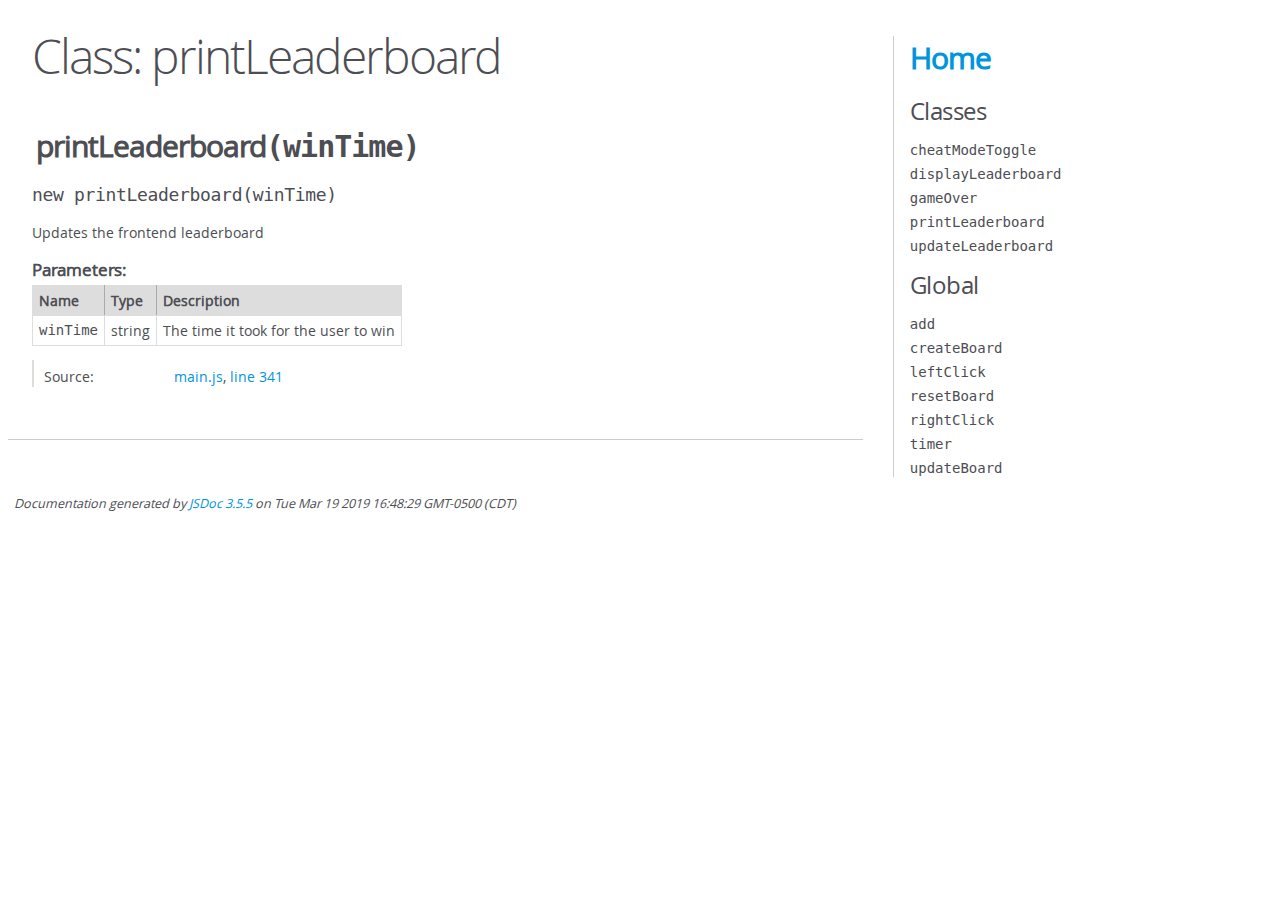
<file: docs/JavaScript Documentation/printLeaderboard.html>
<!DOCTYPE html>
<html lang="en">
<head>
    <meta charset="utf-8">
    <title>JSDoc: Class: printLeaderboard</title>

    <script src="scripts/prettify/prettify.js"> </script>
    <script src="scripts/prettify/lang-css.js"> </script>
    <!--[if lt IE 9]>
      <script src="//html5shiv.googlecode.com/svn/trunk/html5.js"></script>
    <![endif]-->
    <link type="text/css" rel="stylesheet" href="styles/prettify-tomorrow.css">
    <link type="text/css" rel="stylesheet" href="styles/jsdoc-default.css">
</head>

<body>

<div id="main">

    <h1 class="page-title">Class: printLeaderboard</h1>

    




<section>

<header>
    
        <h2><span class="attribs"><span class="type-signature"></span></span>printLeaderboard<span class="signature">(winTime)</span><span class="type-signature"></span></h2>
        
    
</header>

<article>
    <div class="container-overview">
    
        

    

    
    <h4 class="name" id="printLeaderboard"><span class="type-signature"></span>new printLeaderboard<span class="signature">(winTime)</span><span class="type-signature"></span></h4>
    

    



<div class="description">
    Updates the frontend leaderboard
</div>









    <h5>Parameters:</h5>
    

<table class="params">
    <thead>
    <tr>
        
        <th>Name</th>
        

        <th>Type</th>

        

        

        <th class="last">Description</th>
    </tr>
    </thead>

    <tbody>
    

        <tr>
            
                <td class="name"><code>winTime</code></td>
            

            <td class="type">
            
                
<span class="param-type">string</span>


            
            </td>

            

            

            <td class="description last">The time it took for the user to win</td>
        </tr>

    
    </tbody>
</table>






<dl class="details">

    

    

    

    

    

    

    

    

    

    

    

    

    
    <dt class="tag-source">Source:</dt>
    <dd class="tag-source"><ul class="dummy"><li>
        <a href="main.js.html">main.js</a>, <a href="main.js.html#line341">line 341</a>
    </li></ul></dd>
    

    

    

    
</dl>


















    
    </div>

    

    

    

    

    

    

    

    

    

    
</article>

</section>




</div>

<nav>
    <h2><a href="index.html">Home</a></h2><h3>Classes</h3><ul><li><a href="cheatModeToggle.html">cheatModeToggle</a></li><li><a href="displayLeaderboard.html">displayLeaderboard</a></li><li><a href="gameOver.html">gameOver</a></li><li><a href="printLeaderboard.html">printLeaderboard</a></li><li><a href="updateLeaderboard.html">updateLeaderboard</a></li></ul><h3>Global</h3><ul><li><a href="global.html#add">add</a></li><li><a href="global.html#createBoard">createBoard</a></li><li><a href="global.html#leftClick">leftClick</a></li><li><a href="global.html#resetBoard">resetBoard</a></li><li><a href="global.html#rightClick">rightClick</a></li><li><a href="global.html#timer">timer</a></li><li><a href="global.html#updateBoard">updateBoard</a></li></ul>
</nav>

<br class="clear">

<footer>
    Documentation generated by <a href="https://github.com/jsdoc3/jsdoc">JSDoc 3.5.5</a> on Tue Mar 19 2019 16:48:29 GMT-0500 (CDT)
</footer>

<script> prettyPrint(); </script>
<script src="scripts/linenumber.js"> </script>
</body>
</html>
</file>
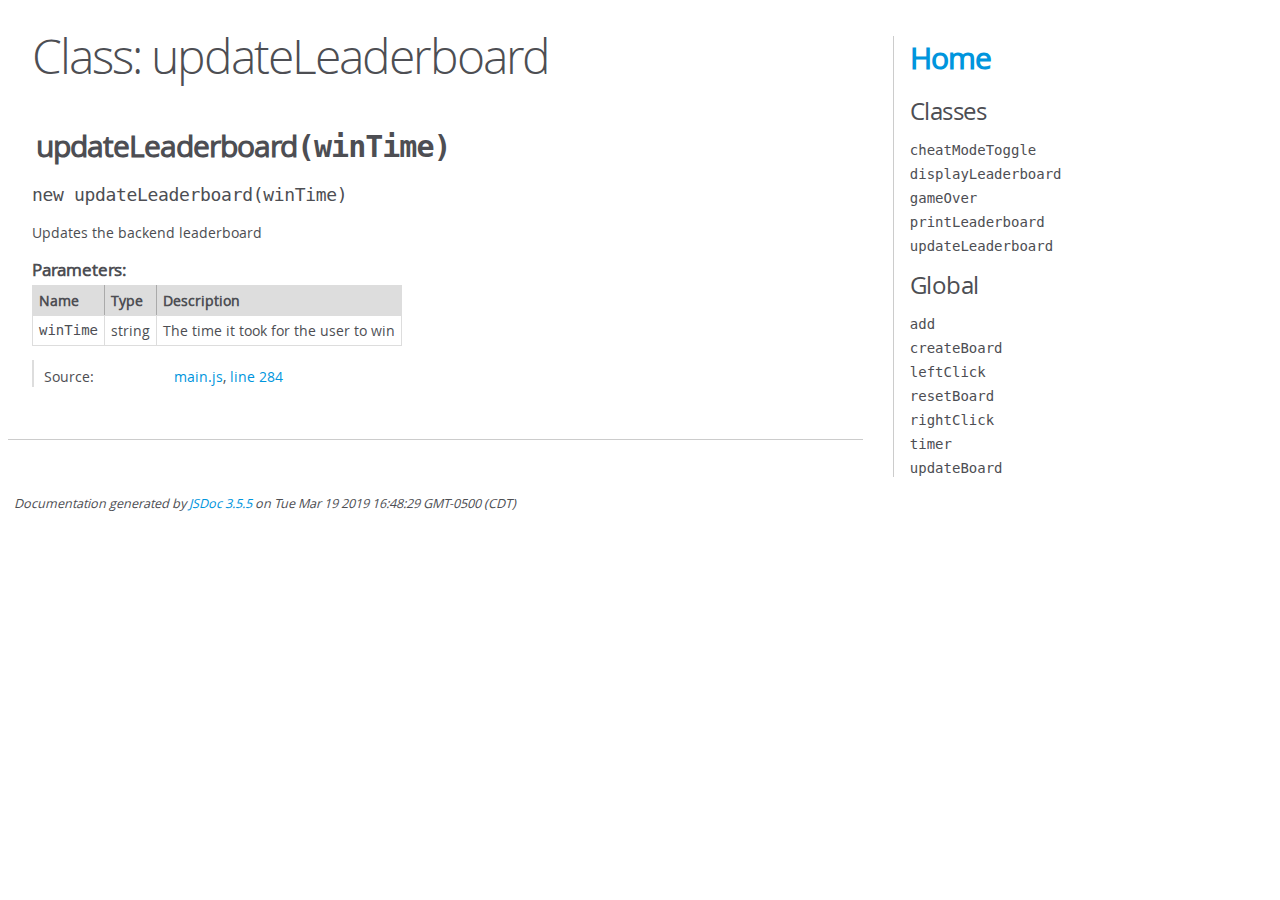
<file: docs/JavaScript Documentation/updateLeaderboard.html>
<!DOCTYPE html>
<html lang="en">
<head>
    <meta charset="utf-8">
    <title>JSDoc: Class: updateLeaderboard</title>

    <script src="scripts/prettify/prettify.js"> </script>
    <script src="scripts/prettify/lang-css.js"> </script>
    <!--[if lt IE 9]>
      <script src="//html5shiv.googlecode.com/svn/trunk/html5.js"></script>
    <![endif]-->
    <link type="text/css" rel="stylesheet" href="styles/prettify-tomorrow.css">
    <link type="text/css" rel="stylesheet" href="styles/jsdoc-default.css">
</head>

<body>

<div id="main">

    <h1 class="page-title">Class: updateLeaderboard</h1>

    




<section>

<header>
    
        <h2><span class="attribs"><span class="type-signature"></span></span>updateLeaderboard<span class="signature">(winTime)</span><span class="type-signature"></span></h2>
        
    
</header>

<article>
    <div class="container-overview">
    
        

    

    
    <h4 class="name" id="updateLeaderboard"><span class="type-signature"></span>new updateLeaderboard<span class="signature">(winTime)</span><span class="type-signature"></span></h4>
    

    



<div class="description">
    Updates the backend leaderboard
</div>









    <h5>Parameters:</h5>
    

<table class="params">
    <thead>
    <tr>
        
        <th>Name</th>
        

        <th>Type</th>

        

        

        <th class="last">Description</th>
    </tr>
    </thead>

    <tbody>
    

        <tr>
            
                <td class="name"><code>winTime</code></td>
            

            <td class="type">
            
                
<span class="param-type">string</span>


            
            </td>

            

            

            <td class="description last">The time it took for the user to win</td>
        </tr>

    
    </tbody>
</table>






<dl class="details">

    

    

    

    

    

    

    

    

    

    

    

    

    
    <dt class="tag-source">Source:</dt>
    <dd class="tag-source"><ul class="dummy"><li>
        <a href="main.js.html">main.js</a>, <a href="main.js.html#line284">line 284</a>
    </li></ul></dd>
    

    

    

    
</dl>


















    
    </div>

    

    

    

    

    

    

    

    

    

    
</article>

</section>




</div>

<nav>
    <h2><a href="index.html">Home</a></h2><h3>Classes</h3><ul><li><a href="cheatModeToggle.html">cheatModeToggle</a></li><li><a href="displayLeaderboard.html">displayLeaderboard</a></li><li><a href="gameOver.html">gameOver</a></li><li><a href="printLeaderboard.html">printLeaderboard</a></li><li><a href="updateLeaderboard.html">updateLeaderboard</a></li></ul><h3>Global</h3><ul><li><a href="global.html#add">add</a></li><li><a href="global.html#createBoard">createBoard</a></li><li><a href="global.html#leftClick">leftClick</a></li><li><a href="global.html#resetBoard">resetBoard</a></li><li><a href="global.html#rightClick">rightClick</a></li><li><a href="global.html#timer">timer</a></li><li><a href="global.html#updateBoard">updateBoard</a></li></ul>
</nav>

<br class="clear">

<footer>
    Documentation generated by <a href="https://github.com/jsdoc3/jsdoc">JSDoc 3.5.5</a> on Tue Mar 19 2019 16:48:29 GMT-0500 (CDT)
</footer>

<script> prettyPrint(); </script>
<script src="scripts/linenumber.js"> </script>
</body>
</html>
</file>
<file: docs/JavaScript Documentation/styles/prettify-tomorrow.css>
/* Tomorrow Theme */
/* Original theme - https://github.com/chriskempson/tomorrow-theme */
/* Pretty printing styles. Used with prettify.js. */
/* SPAN elements with the classes below are added by prettyprint. */
/* plain text */
.pln {
  color: #4d4d4c; }

@media screen {
  /* string content */
  .str {
    color: #718c00; }

  /* a keyword */
  .kwd {
    color: #8959a8; }

  /* a comment */
  .com {
    color: #8e908c; }

  /* a type name */
  .typ {
    color: #4271ae; }

  /* a literal value */
  .lit {
    color: #f5871f; }

  /* punctuation */
  .pun {
    color: #4d4d4c; }

  /* lisp open bracket */
  .opn {
    color: #4d4d4c; }

  /* lisp close bracket */
  .clo {
    color: #4d4d4c; }

  /* a markup tag name */
  .tag {
    color: #c82829; }

  /* a markup attribute name */
  .atn {
    color: #f5871f; }

  /* a markup attribute value */
  .atv {
    color: #3e999f; }

  /* a declaration */
  .dec {
    color: #f5871f; }

  /* a variable name */
  .var {
    color: #c82829; }

  /* a function name */
  .fun {
    color: #4271ae; } }
/* Use higher contrast and text-weight for printable form. */
@media print, projection {
  .str {
    color: #060; }

  .kwd {
    color: #006;
    font-weight: bold; }

  .com {
    color: #600;
    font-style: italic; }

  .typ {
    color: #404;
    font-weight: bold; }

  .lit {
    color: #044; }

  .pun, .opn, .clo {
    color: #440; }

  .tag {
    color: #006;
    font-weight: bold; }

  .atn {
    color: #404; }

  .atv {
    color: #060; } }
/* Style */
/*
pre.prettyprint {
  background: white;
  font-family: Consolas, Monaco, 'Andale Mono', monospace;
  font-size: 12px;
  line-height: 1.5;
  border: 1px solid #ccc;
  padding: 10px; }
*/

/* Specify class=linenums on a pre to get line numbering */
ol.linenums {
  margin-top: 0;
  margin-bottom: 0; }

/* IE indents via margin-left */
li.L0,
li.L1,
li.L2,
li.L3,
li.L4,
li.L5,
li.L6,
li.L7,
li.L8,
li.L9 {
  /* */ }

/* Alternate shading for lines */
li.L1,
li.L3,
li.L5,
li.L7,
li.L9 {
  /* */ }
</file>
<file: docs/JavaScript Documentation/styles/jsdoc-default.css>
@font-face {
    font-family: 'Open Sans';
    font-weight: normal;
    font-style: normal;
    src: url('../fonts/OpenSans-Regular-webfont.eot');
    src:
        local('Open Sans'),
        local('OpenSans'),
        url('../fonts/OpenSans-Regular-webfont.eot?#iefix') format('embedded-opentype'),
        url('../fonts/OpenSans-Regular-webfont.woff') format('woff'),
        url('../fonts/OpenSans-Regular-webfont.svg#open_sansregular') format('svg');
}

@font-face {
    font-family: 'Open Sans Light';
    font-weight: normal;
    font-style: normal;
    src: url('../fonts/OpenSans-Light-webfont.eot');
    src:
        local('Open Sans Light'),
        local('OpenSans Light'),
        url('../fonts/OpenSans-Light-webfont.eot?#iefix') format('embedded-opentype'),
        url('../fonts/OpenSans-Light-webfont.woff') format('woff'),
        url('../fonts/OpenSans-Light-webfont.svg#open_sanslight') format('svg');
}

html
{
    overflow: auto;
    background-color: #fff;
    font-size: 14px;
}

body
{
    font-family: 'Open Sans', sans-serif;
    line-height: 1.5;
    color: #4d4e53;
    background-color: white;
}

a, a:visited, a:active {
    color: #0095dd;
    text-decoration: none;
}

a:hover {
    text-decoration: underline;
}

header
{
    display: block;
    padding: 0px 4px;
}

tt, code, kbd, samp {
    font-family: Consolas, Monaco, 'Andale Mono', monospace;
}

.class-description {
    font-size: 130%;
    line-height: 140%;
    margin-bottom: 1em;
    margin-top: 1em;
}

.class-description:empty {
    margin: 0;
}

#main {
    float: left;
    width: 70%;
}

article dl {
    margin-bottom: 40px;
}

article img {
  max-width: 100%;
}

section
{
    display: block;
    background-color: #fff;
    padding: 12px 24px;
    border-bottom: 1px solid #ccc;
    margin-right: 30px;
}

.variation {
    display: none;
}

.signature-attributes {
    font-size: 60%;
    color: #aaa;
    font-style: italic;
    font-weight: lighter;
}

nav
{
    display: block;
    float: right;
    margin-top: 28px;
    width: 30%;
    box-sizing: border-box;
    border-left: 1px solid #ccc;
    padding-left: 16px;
}

nav ul {
    font-family: 'Lucida Grande', 'Lucida Sans Unicode', arial, sans-serif;
    font-size: 100%;
    line-height: 17px;
    padding: 0;
    margin: 0;
    list-style-type: none;
}

nav ul a, nav ul a:visited, nav ul a:active {
    font-family: Consolas, Monaco, 'Andale Mono', monospace;
    line-height: 18px;
    color: #4D4E53;
}

nav h3 {
    margin-top: 12px;
}

nav li {
    margin-top: 6px;
}

footer {
    display: block;
    padding: 6px;
    margin-top: 12px;
    font-style: italic;
    font-size: 90%;
}

h1, h2, h3, h4 {
    font-weight: 200;
    margin: 0;
}

h1
{
    font-family: 'Open Sans Light', sans-serif;
    font-size: 48px;
    letter-spacing: -2px;
    margin: 12px 24px 20px;
}

h2, h3.subsection-title
{
    font-size: 30px;
    font-weight: 700;
    letter-spacing: -1px;
    margin-bottom: 12px;
}

h3
{
    font-size: 24px;
    letter-spacing: -0.5px;
    margin-bottom: 12px;
}

h4
{
    font-size: 18px;
    letter-spacing: -0.33px;
    margin-bottom: 12px;
    color: #4d4e53;
}

h5, .container-overview .subsection-title
{
    font-size: 120%;
    font-weight: bold;
    letter-spacing: -0.01em;
    margin: 8px 0 3px 0;
}

h6
{
    font-size: 100%;
    letter-spacing: -0.01em;
    margin: 6px 0 3px 0;
    font-style: italic;
}

table
{
    border-spacing: 0;
    border: 0;
    border-collapse: collapse;
}

td, th
{
    border: 1px solid #ddd;
    margin: 0px;
    text-align: left;
    vertical-align: top;
    padding: 4px 6px;
    display: table-cell;
}

thead tr
{
    background-color: #ddd;
    font-weight: bold;
}

th { border-right: 1px solid #aaa; }
tr > th:last-child { border-right: 1px solid #ddd; }

.ancestors, .attribs { color: #999; }
.ancestors a, .attribs a
{
    color: #999 !important;
    text-decoration: none;
}

.clear
{
    clear: both;
}

.important
{
    font-weight: bold;
    color: #950B02;
}

.yes-def {
    text-indent: -1000px;
}

.type-signature {
    color: #aaa;
}

.name, .signature {
    font-family: Consolas, Monaco, 'Andale Mono', monospace;
}

.details { margin-top: 14px; border-left: 2px solid #DDD; }
.details dt { width: 120px; float: left; padding-left: 10px;  padding-top: 6px; }
.details dd { margin-left: 70px; }
.details ul { margin: 0; }
.details ul { list-style-type: none; }
.details li { margin-left: 30px; padding-top: 6px; }
.details pre.prettyprint { margin: 0 }
.details .object-value { padding-top: 0; }

.description {
    margin-bottom: 1em;
    margin-top: 1em;
}

.code-caption
{
    font-style: italic;
    font-size: 107%;
    margin: 0;
}

.prettyprint
{
    border: 1px solid #ddd;
    width: 80%;
    overflow: auto;
}

.prettyprint.source {
    width: inherit;
}

.prettyprint code
{
    font-size: 100%;
    line-height: 18px;
    display: block;
    padding: 4px 12px;
    margin: 0;
    background-color: #fff;
    color: #4D4E53;
}

.prettyprint code span.line
{
  display: inline-block;
}

.prettyprint.linenums
{
  padding-left: 70px;
  -webkit-user-select: none;
  -moz-user-select: none;
  -ms-user-select: none;
  user-select: none;
}

.prettyprint.linenums ol
{
  padding-left: 0;
}

.prettyprint.linenums li
{
  border-left: 3px #ddd solid;
}

.prettyprint.linenums li.selected,
.prettyprint.linenums li.selected *
{
  background-color: lightyellow;
}

.prettyprint.linenums li *
{
  -webkit-user-select: text;
  -moz-user-select: text;
  -ms-user-select: text;
  user-select: text;
}

.params .name, .props .name, .name code {
    color: #4D4E53;
    font-family: Consolas, Monaco, 'Andale Mono', monospace;
    font-size: 100%;
}

.params td.description > p:first-child,
.props td.description > p:first-child
{
    margin-top: 0;
    padding-top: 0;
}

.params td.description > p:last-child,
.props td.description > p:last-child
{
    margin-bottom: 0;
    padding-bottom: 0;
}

.disabled {
    color: #454545;
}
</file>
